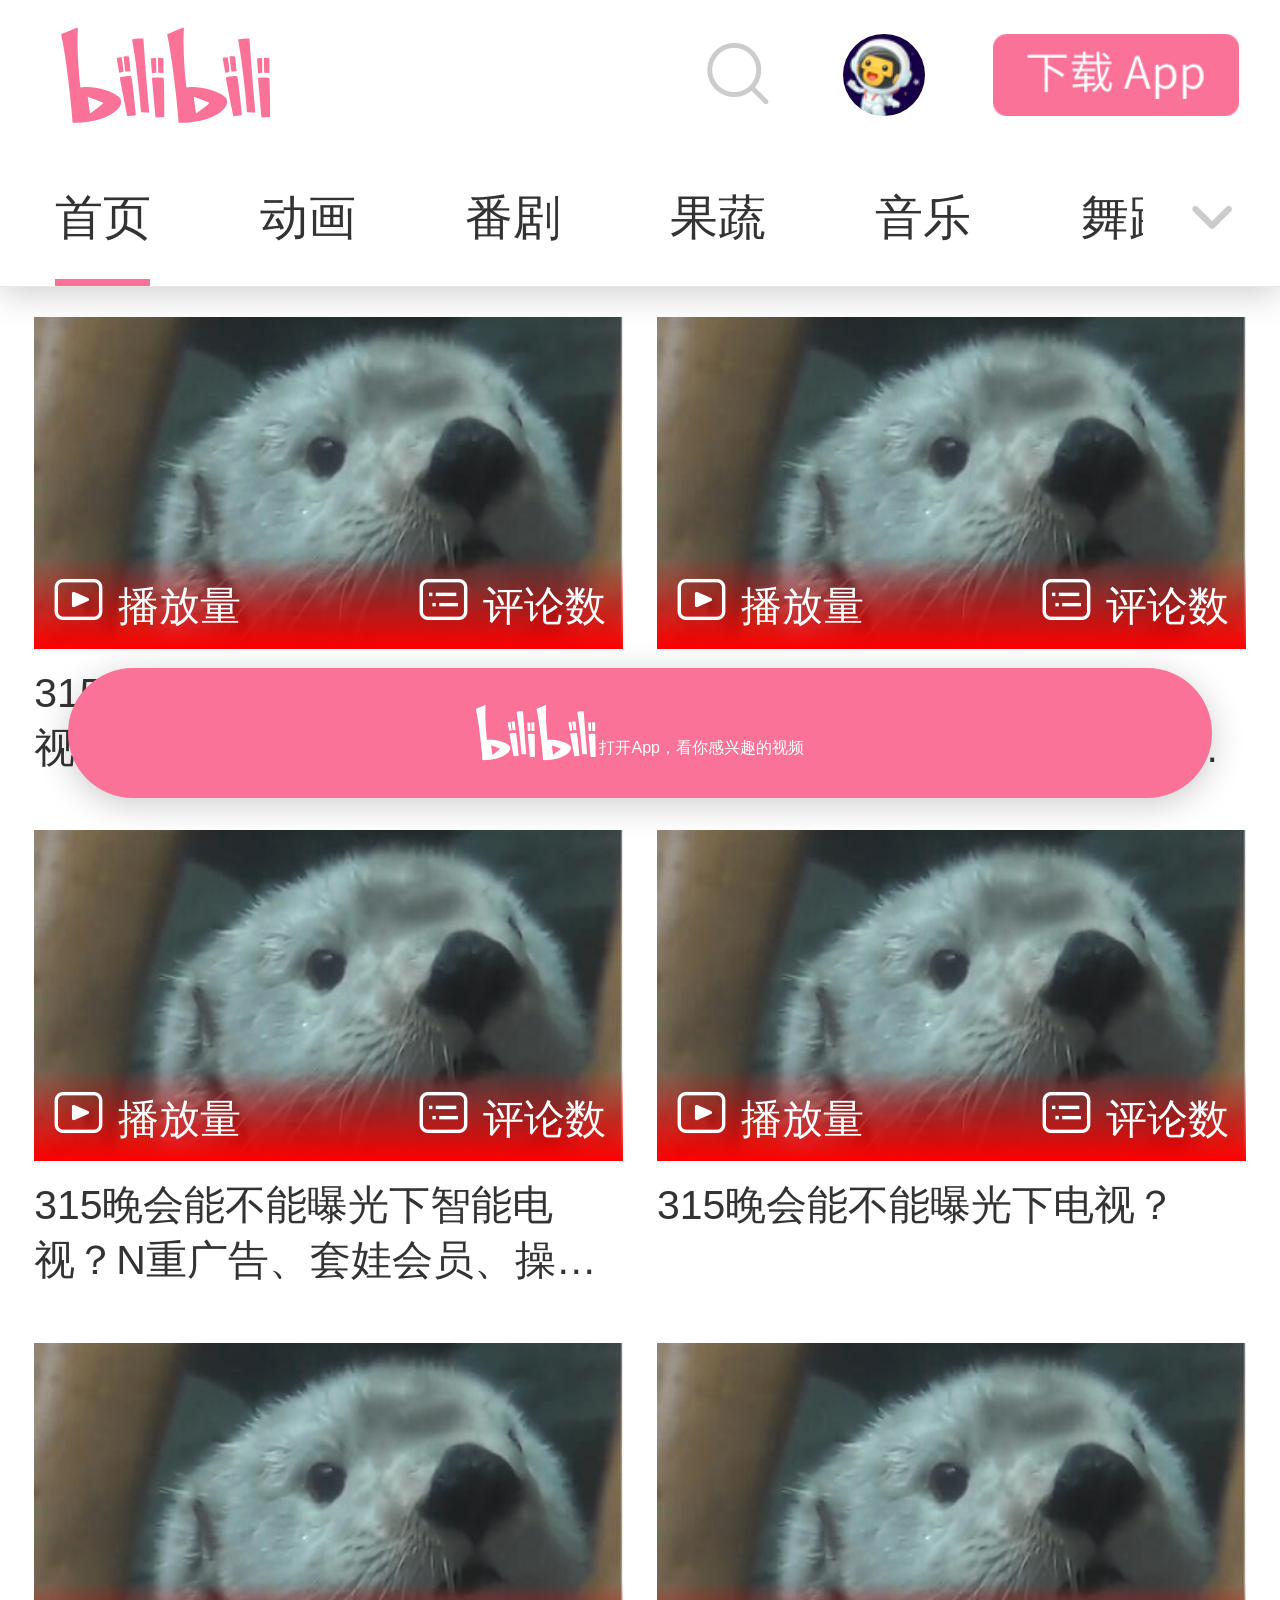
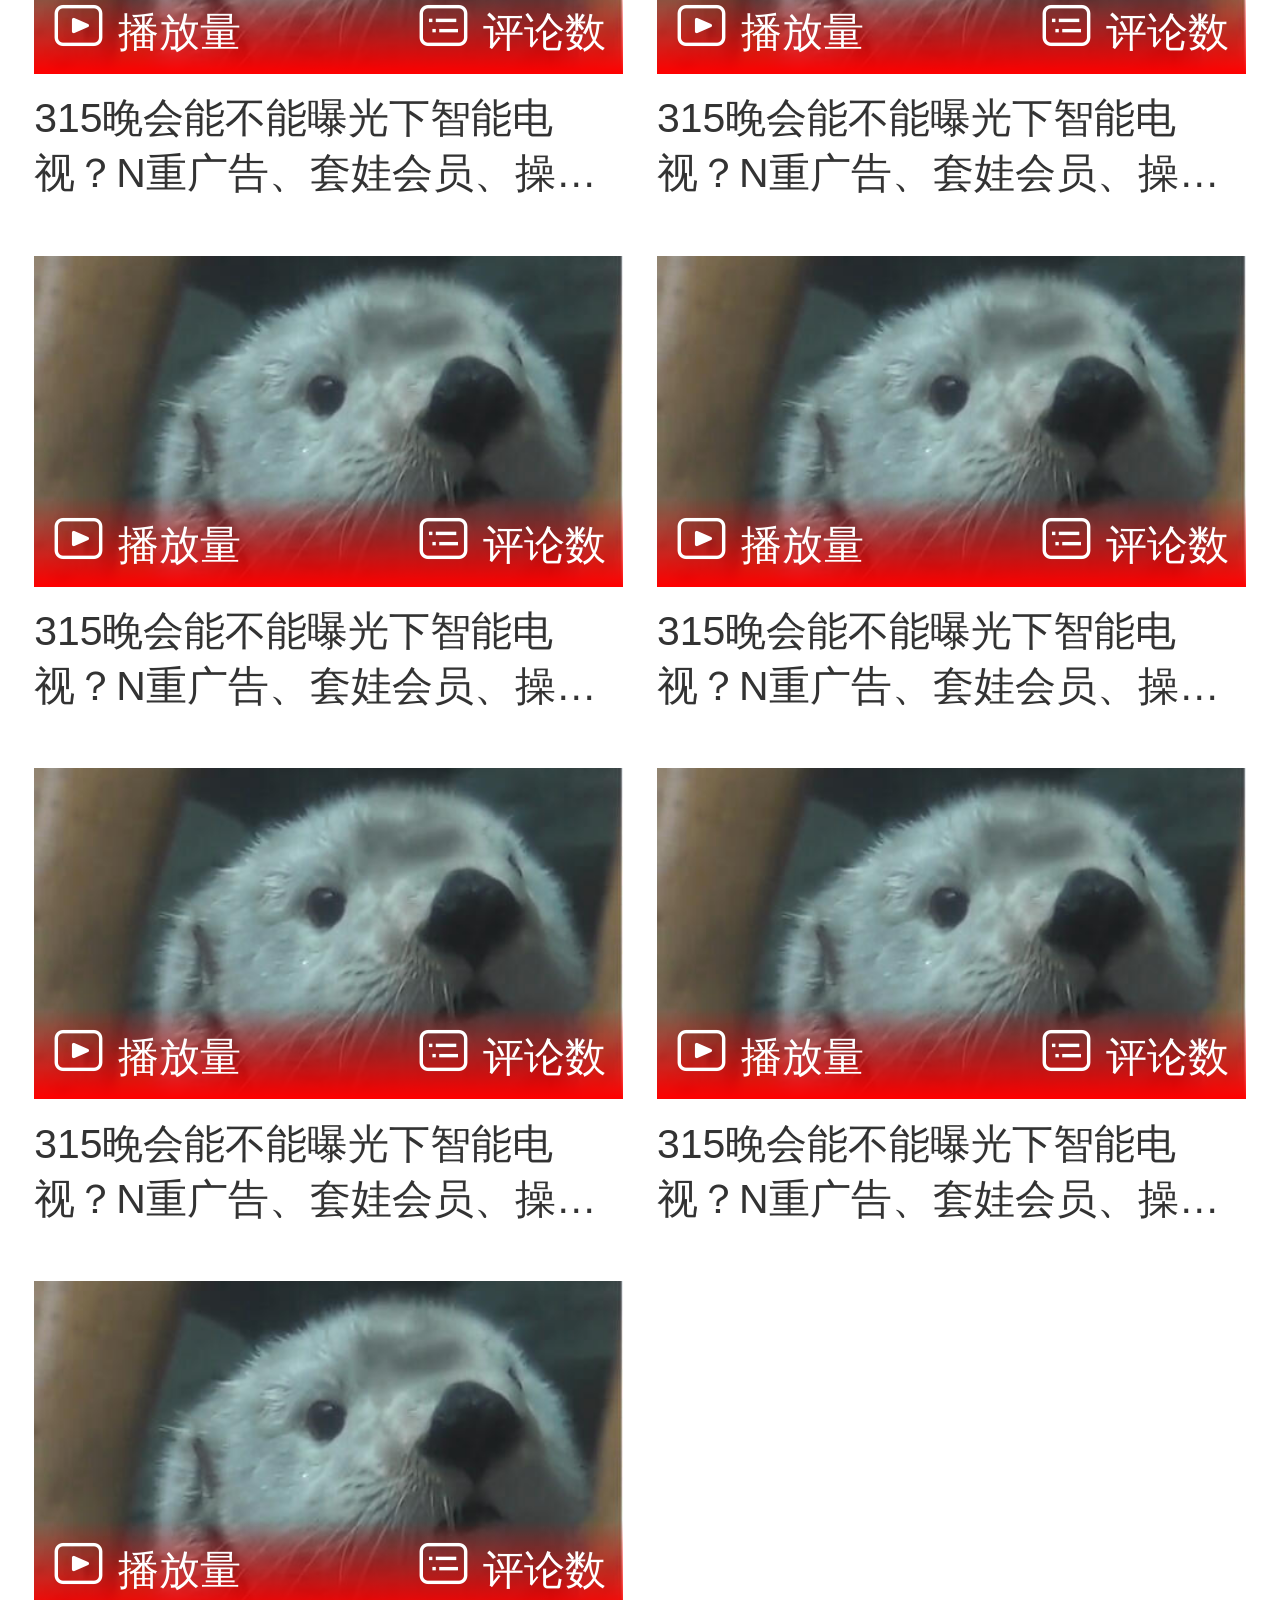
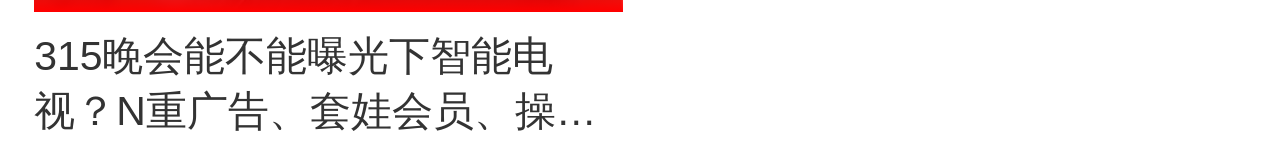
<file: bilibili/index.html>
<!DOCTYPE html>
<html lang="en">

<head>
  <meta charset="UTF-8">
  <meta http-equiv="X-UA-Compatible" content="IE=edge">
  <meta name="viewport" content="width=device-width, initial-scale=1.0">
  <title>bilibili-干杯~~~</title>
  <!-- 引入favicon图标 -->
  <link rel="shortcut icon" href="favicon.ico" type="image/x-icon">
  <!-- 引入css文件 -->
  <link rel="stylesheet" href="./css/index.css">
  <!-- 引入字体图标文件 -->
  <link rel="stylesheet" href="./fonts/iconfont.css">
</head>

<body>
  <!-- 头部模块 -->
  <header class="suspension">
    <div class="m-navbar">
      <!-- logo -->
      <a href="#" class="logo">
        <i class="iconfont Navbar_logo"></i>
      </a>
      <!-- 右侧 -->
      <div class="right">
        <a href="#" class="search">
          <i class="iconfont ic_search_tab"></i>
        </a>
        <a href="#" class="face">
          <img src="./images/login.png" alt="">
        </a>
        <div class="app-btn">
          <img src="./images/download.png" alt="">
        </div>
      </div>
    </div>
    <div class="channel-menu">
      <div class="tabs">
        <!-- 很宽的盒子 -->
        <div class="tabs-list">
          <a href="#">首页</a>
          <a href="#">动画</a>
          <a href="#">番剧</a>
          <a href="#">果蔬</a>
          <a href="#">音乐</a>
          <a href="#">舞蹈</a>
          <a href="#">鬼畜</a>
          <a href="#">吹鬼</a>
          <!-- 红色线 -->
          <div class="line"></div>
        </div>
      </div>
      <div class="after">
        <i class="iconfont general_pulldown_s"></i>
      </div>
    </div>
  </header>

  <!-- 主体部分 -->
  <div class="m-home">
    <div class="video-list">
      <a href="#" class="video-item">
        <div class="card">
          <img src="./images/dog.jpg@480w_270h_1c" alt="">
          <!-- 播放量 -->
          <div class="count">
            <span>
              <i class="iconfont icon_shipin_bofangshu"></i>
              播放量
            </span>
            <span>
              <i class="iconfont icon_shipin_danmushu"></i>
              评论数
            </span>
          </div>
        </div>
        <p class="title ellipsis-2">
          315晚会能不能曝光下智能电视？N重广告、套娃会员、操作反人类，当代年轻人是怎么被智能电视逼疯的？【商业B面&牛顿】
        </p>
      </a>
      <a href="#" class="video-item">
        <div class="card">
          <img src="./images/dog.jpg@480w_270h_1c" alt="">
          <!-- 播放量 -->
          <div class="count">
            <span>
              <i class="iconfont icon_shipin_bofangshu"></i>
              播放量
            </span>
            <span>
              <i class="iconfont icon_shipin_danmushu"></i>
              评论数
            </span>
          </div>
        </div>
        <p class="title ellipsis-2">
          315晚会能不能曝光下智能电视？N重广告、套娃会员、操作反人类，当代年轻人是怎么被智能电视逼疯的？【商业B面&牛顿】
        </p>
      </a>
      <a href="#" class="video-item">
        <div class="card">
          <img src="./images/dog.jpg@480w_270h_1c" alt="">
          <!-- 播放量 -->
          <div class="count">
            <span>
              <i class="iconfont icon_shipin_bofangshu"></i>
              播放量
            </span>
            <span>
              <i class="iconfont icon_shipin_danmushu"></i>
              评论数
            </span>
          </div>
        </div>
        <p class="title ellipsis-2">
          315晚会能不能曝光下智能电视？N重广告、套娃会员、操作反人类，当代年轻人是怎么被智能电视逼疯的？【商业B面&牛顿】
        </p>
      </a>
      <a href="#" class="video-item">
        <div class="card">
          <img src="./images/dog.jpg@480w_270h_1c" alt="">
          <!-- 播放量 -->
          <div class="count">
            <span>
              <i class="iconfont icon_shipin_bofangshu"></i>
              播放量
            </span>
            <span>
              <i class="iconfont icon_shipin_danmushu"></i>
              评论数
            </span>
          </div>
        </div>
        <p class="title ellipsis-2">
          315晚会能不能曝光下电视？
        </p>
      </a>
      <a href="#" class="video-item">
        <div class="card">
          <img src="./images/dog.jpg@480w_270h_1c" alt="">
          <!-- 播放量 -->
          <div class="count">
            <span>
              <i class="iconfont icon_shipin_bofangshu"></i>
              播放量
            </span>
            <span>
              <i class="iconfont icon_shipin_danmushu"></i>
              评论数
            </span>
          </div>
        </div>
        <p class="title ellipsis-2">
          315晚会能不能曝光下智能电视？N重广告、套娃会员、操作反人类，当代年轻人是怎么被智能电视逼疯的？【商业B面&牛顿】
        </p>
      </a>
      <a href="#" class="video-item">
        <div class="card">
          <img src="./images/dog.jpg@480w_270h_1c" alt="">
          <!-- 播放量 -->
          <div class="count">
            <span>
              <i class="iconfont icon_shipin_bofangshu"></i>
              播放量
            </span>
            <span>
              <i class="iconfont icon_shipin_danmushu"></i>
              评论数
            </span>
          </div>
        </div>
        <p class="title ellipsis-2">
          315晚会能不能曝光下智能电视？N重广告、套娃会员、操作反人类，当代年轻人是怎么被智能电视逼疯的？【商业B面&牛顿】
        </p>
      </a>
      <a href="#" class="video-item">
        <div class="card">
          <img src="./images/dog.jpg@480w_270h_1c" alt="">
          <!-- 播放量 -->
          <div class="count">
            <span>
              <i class="iconfont icon_shipin_bofangshu"></i>
              播放量
            </span>
            <span>
              <i class="iconfont icon_shipin_danmushu"></i>
              评论数
            </span>
          </div>
        </div>
        <p class="title ellipsis-2">
          315晚会能不能曝光下智能电视？N重广告、套娃会员、操作反人类，当代年轻人是怎么被智能电视逼疯的？【商业B面&牛顿】
        </p>
      </a>
      <a href="#" class="video-item">
        <div class="card">
          <img src="./images/dog.jpg@480w_270h_1c" alt="">
          <!-- 播放量 -->
          <div class="count">
            <span>
              <i class="iconfont icon_shipin_bofangshu"></i>
              播放量
            </span>
            <span>
              <i class="iconfont icon_shipin_danmushu"></i>
              评论数
            </span>
          </div>
        </div>
        <p class="title ellipsis-2">
          315晚会能不能曝光下智能电视？N重广告、套娃会员、操作反人类，当代年轻人是怎么被智能电视逼疯的？【商业B面&牛顿】
        </p>
      </a>
      <a href="#" class="video-item">
        <div class="card">
          <img src="./images/dog.jpg@480w_270h_1c" alt="">
          <!-- 播放量 -->
          <div class="count">
            <span>
              <i class="iconfont icon_shipin_bofangshu"></i>
              播放量
            </span>
            <span>
              <i class="iconfont icon_shipin_danmushu"></i>
              评论数
            </span>
          </div>
        </div>
        <p class="title ellipsis-2">
          315晚会能不能曝光下智能电视？N重广告、套娃会员、操作反人类，当代年轻人是怎么被智能电视逼疯的？【商业B面&牛顿】
        </p>
      </a>
      <a href="#" class="video-item">
        <div class="card">
          <img src="./images/dog.jpg@480w_270h_1c" alt="">
          <!-- 播放量 -->
          <div class="count">
            <span>
              <i class="iconfont icon_shipin_bofangshu"></i>
              播放量
            </span>
            <span>
              <i class="iconfont icon_shipin_danmushu"></i>
              评论数
            </span>
          </div>
        </div>
        <p class="title ellipsis-2">
          315晚会能不能曝光下智能电视？N重广告、套娃会员、操作反人类，当代年轻人是怎么被智能电视逼疯的？【商业B面&牛顿】
        </p>
      </a>
      <a href="#" class="video-item">
        <div class="card">
          <img src="./images/dog.jpg@480w_270h_1c" alt="">
          <!-- 播放量 -->
          <div class="count">
            <span>
              <i class="iconfont icon_shipin_bofangshu"></i>
              播放量
            </span>
            <span>
              <i class="iconfont icon_shipin_danmushu"></i>
              评论数
            </span>
          </div>
        </div>
        <p class="title ellipsis-2">
          315晚会能不能曝光下智能电视？N重广告、套娃会员、操作反人类，当代年轻人是怎么被智能电视逼疯的？【商业B面&牛顿】
        </p>
      </a>
    </div>
  </div>

  <!-- 底部模块 -->
  <footer class="app">
    <div class="btn-app">
      <i class="iconfont Navbar_logo"></i>
      打开App，看你感兴趣的视频
    </div>
  </footer>
</body>

</html>
</file>
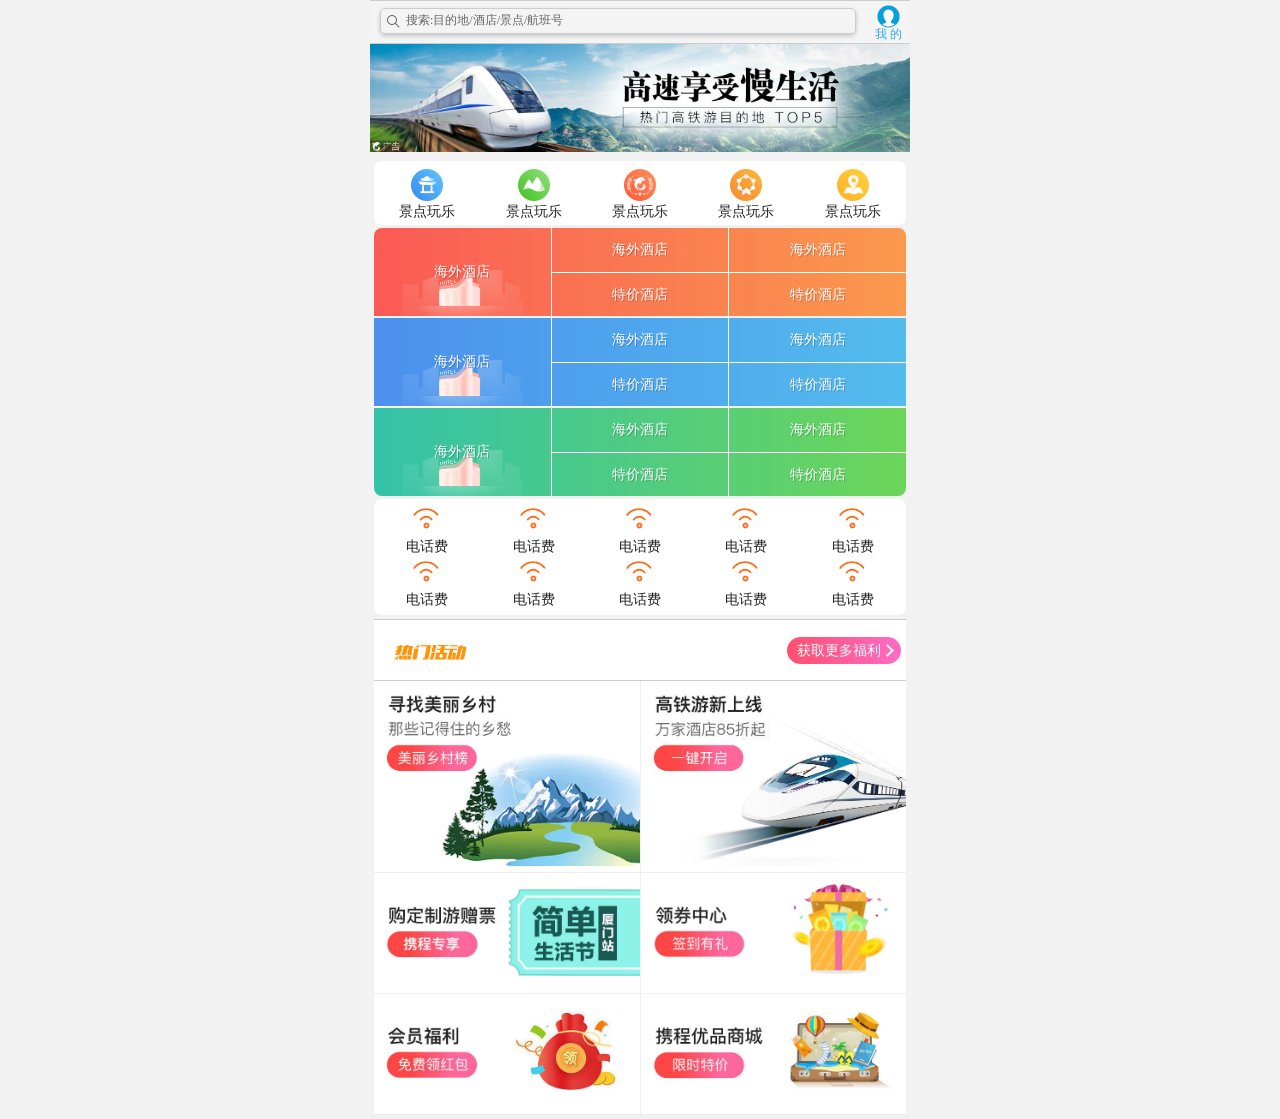
<file: ctrip/index.html>
<!DOCTYPE html>
<html lang="en">

<head>
  <meta charset="UTF-8">
  <meta name="viewport" content="width=device-width, initial-scale=1.0">
  <title>携程在手, 说走就走</title>
  <link rel="stylesheet" href="css/normalize.css">
  <link rel="stylesheet" href="css/index.css">
</head>

<body>
  <!-- 顶部搜索 -->
  <div class="search-index">
    <div class="search">搜索:目的地/酒店/景点/航班号</div>
    <a href="#" class="user">我 的</a>
  </div>
  <div class="focus">
    <img src="upload/focus.jpg" alt="">
  </div>
  <!-- 局部导航栏 -->
  <ul class="local-nav">
    <li>
      <a href="#" title="景点玩乐">
        <span class="local-nav-icon-icon1"></span>
        <span>景点玩乐</span>
      </a>
    </li>
    <li>
      <a href="#" title="景点玩乐">
        <span class="local-nav-icon-icon2"></span>
        <span>景点玩乐</span>
      </a>
    </li>
    <li>
      <a href="#" title="景点玩乐">
        <span class="local-nav-icon-icon3"></span>
        <span>景点玩乐</span>
      </a>
    </li>
    <li>
      <a href="#" title="景点玩乐">
        <span class="local-nav-icon-icon4"></span>
        <span>景点玩乐</span>
      </a>
    </li>
    <li>
      <a href="#" title="景点玩乐">
        <span class="local-nav-icon-icon5"></span>
        <span>景点玩乐</span>
      </a>
    </li>
  </ul>
  <!-- 主导航栏 -->
  <nav>
    <div class="nav-common">
      <div class="nav-items">
        <a href="#">海外酒店</a>
      </div>
      <div class="nav-items">
        <a href="#">海外酒店</a>
        <a href="#">特价酒店</a>
      </div>
      <div class="nav-items">
        <a href="#">海外酒店</a>
        <a href="#">特价酒店</a>
      </div>
    </div>
    <div class="nav-common">
      <div class="nav-items">
        <a href="#">海外酒店</a>
      </div>
      <div class="nav-items">
        <a href="#">海外酒店</a>
        <a href="#">特价酒店</a>
      </div>
      <div class="nav-items">
        <a href="#">海外酒店</a>
        <a href="#">特价酒店</a>
      </div>
    </div>
    <div class="nav-common">
      <div class="nav-items">
        <a href="#">海外酒店</a>
      </div>
      <div class="nav-items">
        <a href="#">海外酒店</a>
        <a href="#">特价酒店</a>
      </div>
      <div class="nav-items">
        <a href="#">海外酒店</a>
        <a href="#">特价酒店</a>
      </div>
    </div>
  </nav>
  <!-- subnav-entry -->
  <ul class="subnav-entry">
    <li>
      <a href="#">
        <span class="subnav-entry-icon"></span>
        <span>电话费</span>
      </a>
    </li>
    <li>
      <a href="#">
        <span class="subnav-entry-icon"></span>
        <span>电话费</span>
      </a>
    </li>
    <li>
      <a href="#">
        <span class="subnav-entry-icon"></span>
        <span>电话费</span>
      </a>
    </li>
    <li>
      <a href="#">
        <span class="subnav-entry-icon"></span>
        <span>电话费</span>
      </a>
    </li>
    <li>
      <a href="#">
        <span class="subnav-entry-icon"></span>
        <span>电话费</span>
      </a>
    </li>
    <li>
      <a href="#">
        <span class="subnav-entry-icon"></span>
        <span>电话费</span>
      </a>
    </li>
    <li>
      <a href="#">
        <span class="subnav-entry-icon"></span>
        <span>电话费</span>
      </a>
    </li>
    <li>
      <a href="#">
        <span class="subnav-entry-icon"></span>
        <span>电话费</span>
      </a>
    </li>
    <li>
      <a href="#">
        <span class="subnav-entry-icon"></span>
        <span>电话费</span>
      </a>
    </li>
    <li>
      <a href="#">
        <span class="subnav-entry-icon"></span>
        <span>电话费</span>
      </a>
    </li>
  </ul>
  <!-- 销售模块 -->
  <div class="sales-box">
    <div class="sales-hd">
      <h2>热门活动</h2>
      <a href="#" class="more">获取更多福利</a>
    </div>
    <div class="sales-bd">
      <div class="row">
        <a href="#"><img src="upload/pic1.jpg" alt=""></a>
        <a href="#"><img src="upload/pic2.jpg" alt=""></a>
      </div>
      <div class="row">
        <a href="#"><img src="upload/pic3.jpg" alt=""></a>
        <a href="#"><img src="upload/pic4.jpg" alt=""></a>
      </div>
      <div class="row">
        <a href="#"><img src="upload/pic5.jpg" alt=""></a>
        <a href="#"><img src="upload/pic6.jpg" alt=""></a>
      </div>
    </div>
  </div>
</body>

</html>
</file>
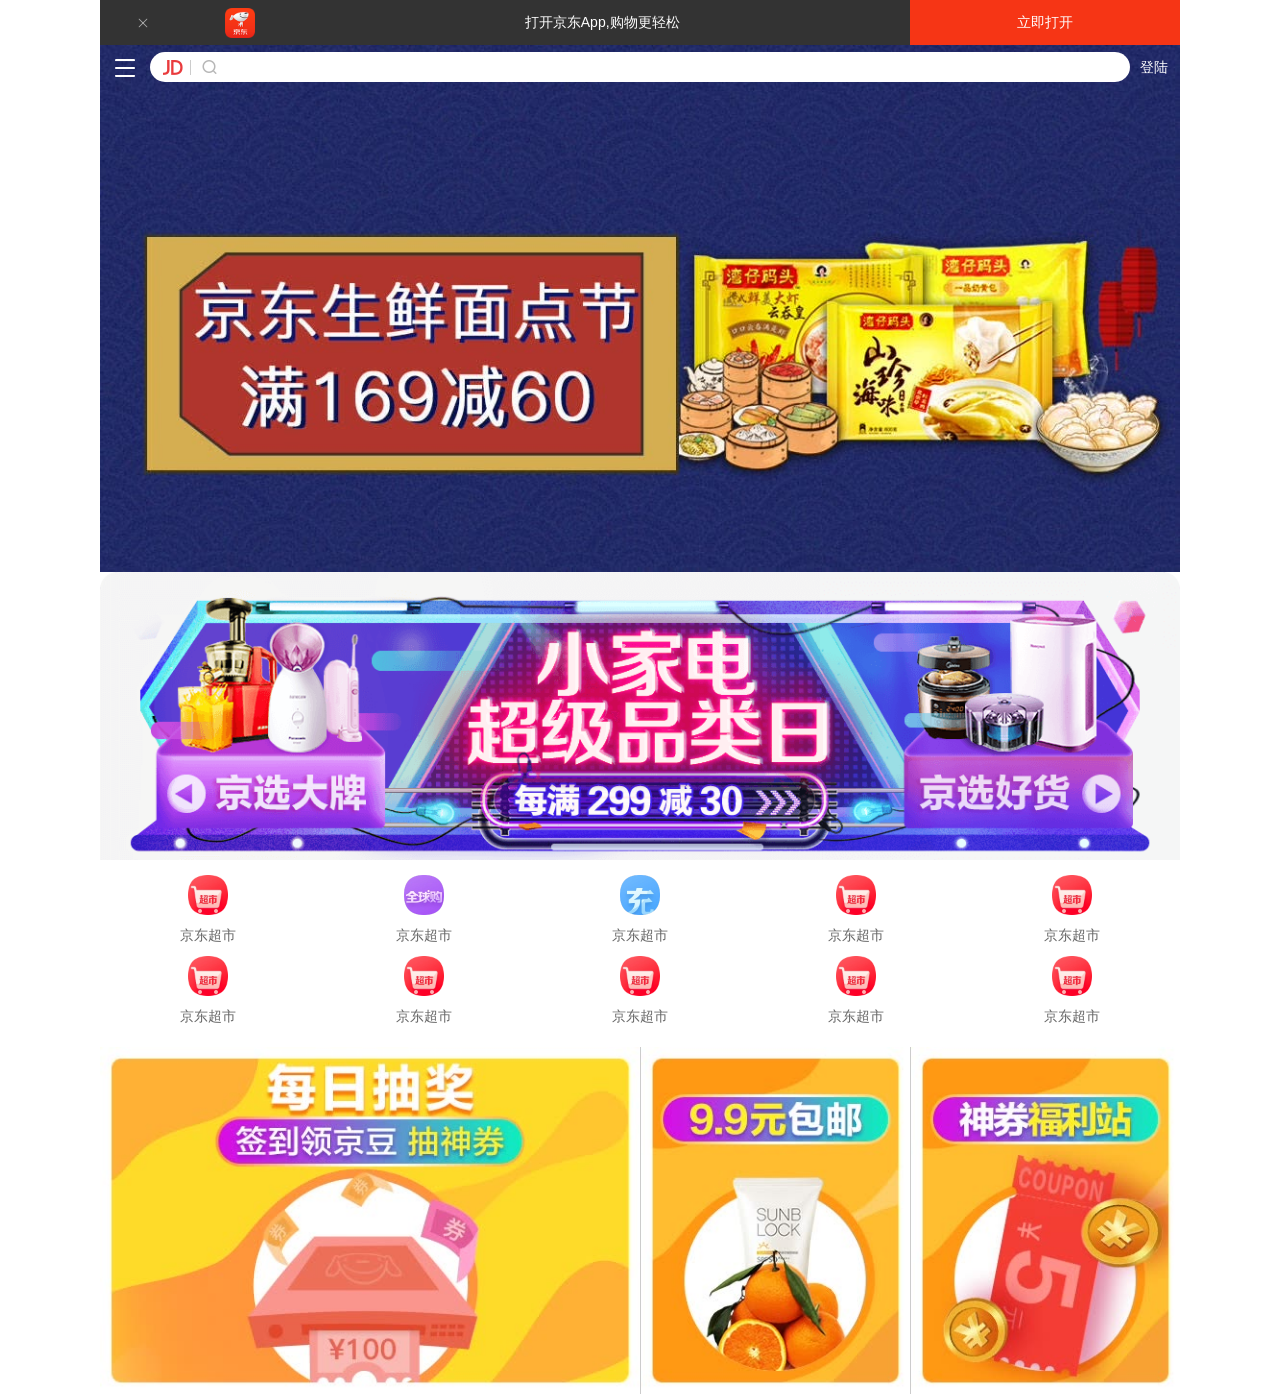
<file: jd/index.html>
<!DOCTYPE html>
<html lang="en">

<head>
  <meta charset="UTF-8">
  <meta name="viewport" content="width=device-width, initial-scale=1.0, maximum-scale=1.0, user-scalable=0">
  <!-- 引入css初始化文件 -->
  <link rel="stylesheet" href="css/normalize.css">
  <link rel="stylesheet" href="css/index.css">
  <title>JD</title>
</head>

<body>
  <!-- 顶部 start -->
  <header class="app">
    <ul>
      <li><img src="images/close.png" alt=""></li>
      <li><img src="images/logo.png" alt=""></li>
      <li>打开京东App,购物更轻松</li>
      <li>立即打开</li>
    </ul>
  </header>
  <!-- 顶部 end -->
  <!-- 搜索 start  -->
  <div class="search-wrap">
    <div class="search-btn"></div>
    <div class="search">
      <div class="jd-icon"></div>
      <div class="sou"></div>
    </div>
    <div class="search-login">登陆</div>
  </div>
  <!-- 搜索 end  -->
  <!-- 主体内容 -->
  <div class="main-content">
    <div class="slider">
      <img src="upload/banner.dpg" alt="">
    </div>
    <!-- 品牌日 -->
    <div class="brand">
      <div><img src="upload/pic11.dpg" alt=""></div>
      <div><img src="upload/pic22.dpg" alt=""></div>
      <div><img src="upload/pic33.dpg" alt=""></div>
    </div>
    <!-- 导航栏 -->
    <nav class="clearfix">
      <a href="#">
        <img src="upload/nav1.webp" alt="">
        <span>京东超市</span>
      </a>
      <a href="#">
        <img src="upload/nav2.webp" alt="">
        <span>京东超市</span>
      </a>
      <a href="#">
        <img src="upload/nav3.webp" alt="">
        <span>京东超市</span>
      </a>
      <a href="#">
        <img src="upload/nav1.webp" alt="">
        <span>京东超市</span>
      </a>
      <a href="#">
        <img src="upload/nav1.webp" alt="">
        <span>京东超市</span>
      </a>
      <a href="#">
        <img src="upload/nav1.webp" alt="">
        <span>京东超市</span>
      </a>
      <a href="#">
        <img src="upload/nav1.webp" alt="">
        <span>京东超市</span>
      </a>
      <a href="#">
        <img src="upload/nav1.webp" alt="">
        <span>京东超市</span>
      </a>
      <a href="#">
        <img src="upload/nav1.webp" alt="">
        <span>京东超市</span>
      </a>
      <a href="#">
        <img src="upload/nav1.webp" alt="">
        <span>京东超市</span>
      </a>
    </nav>
    <!-- 新闻模块 -->
    <div class="news clearfix">
      <a href="#">
        <img src="upload/new1.dpg" alt="">
      </a>
      <a href="#">
        <img src="upload/new2.dpg" alt="">
      </a>
      <a href="#">
        <img src="upload/new3.dpg" alt="">
      </a>
    </div>
  </div>
</body>

</html>
</file>
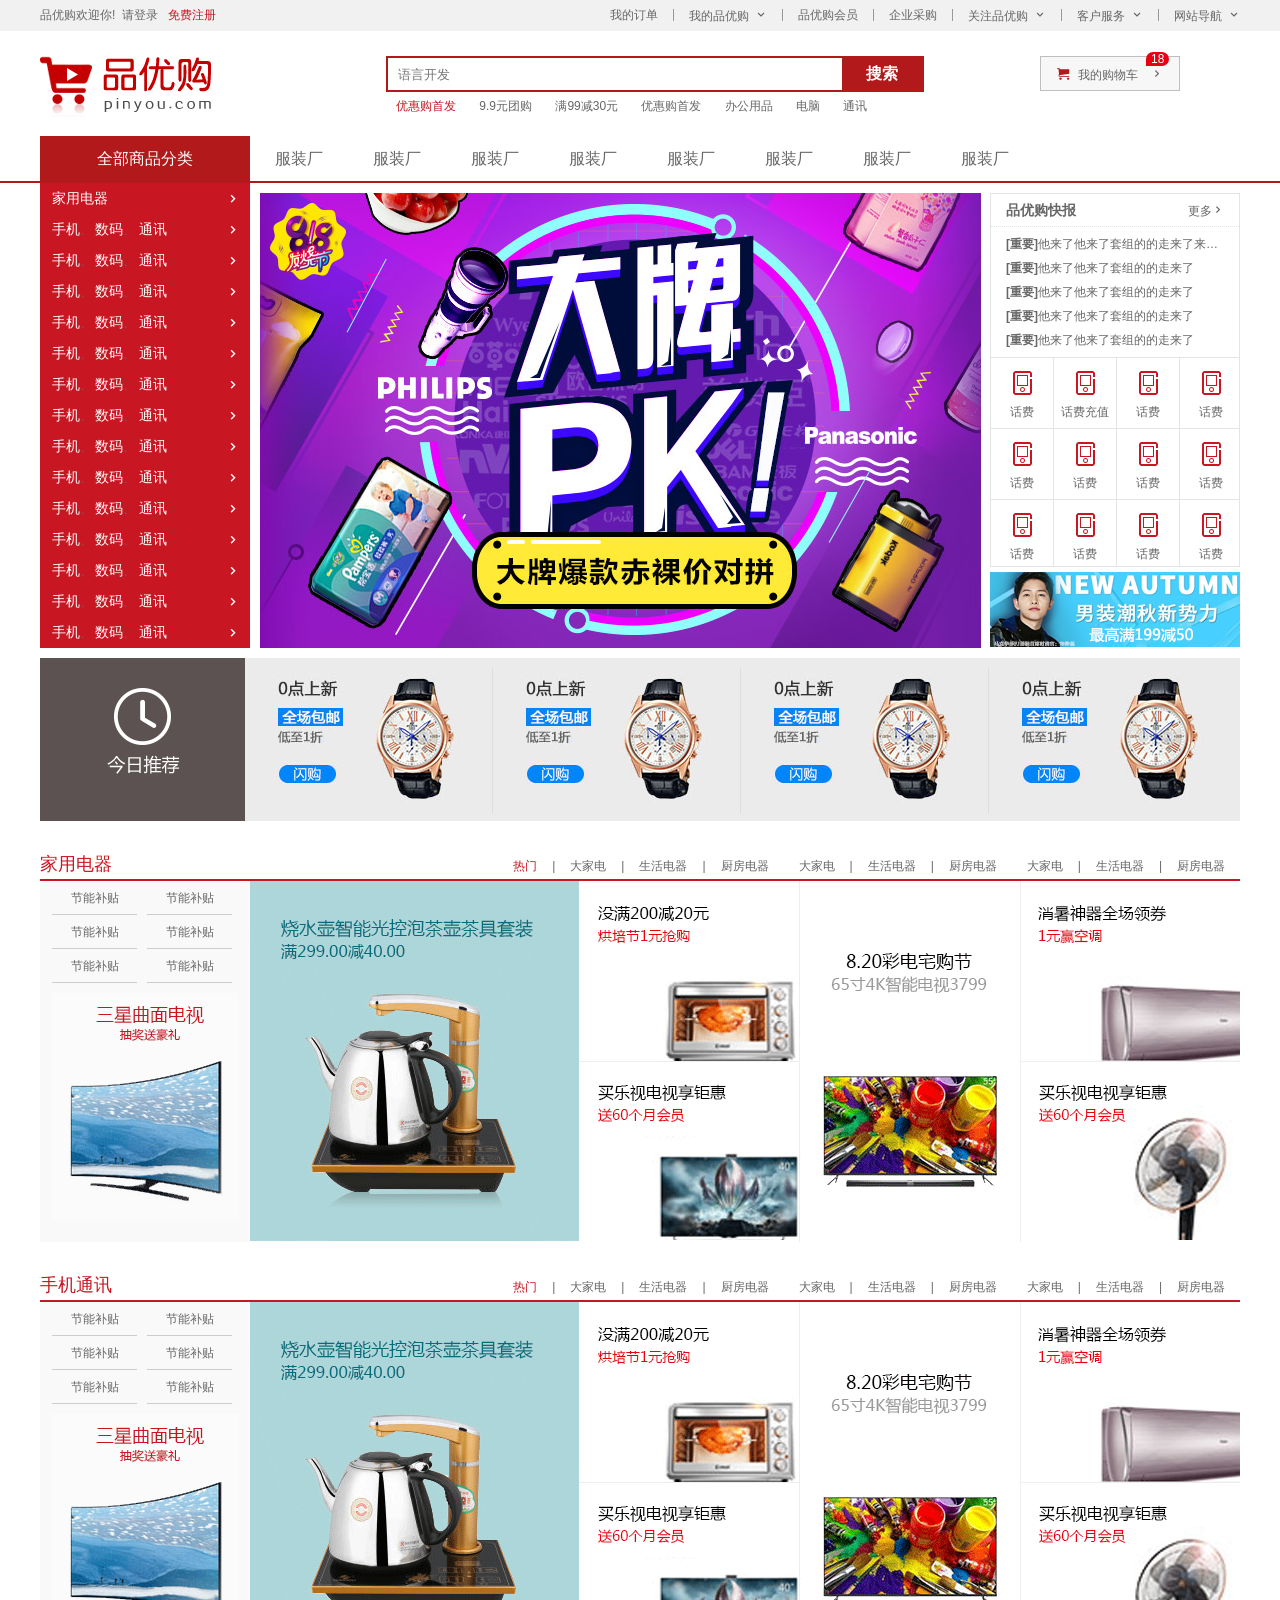
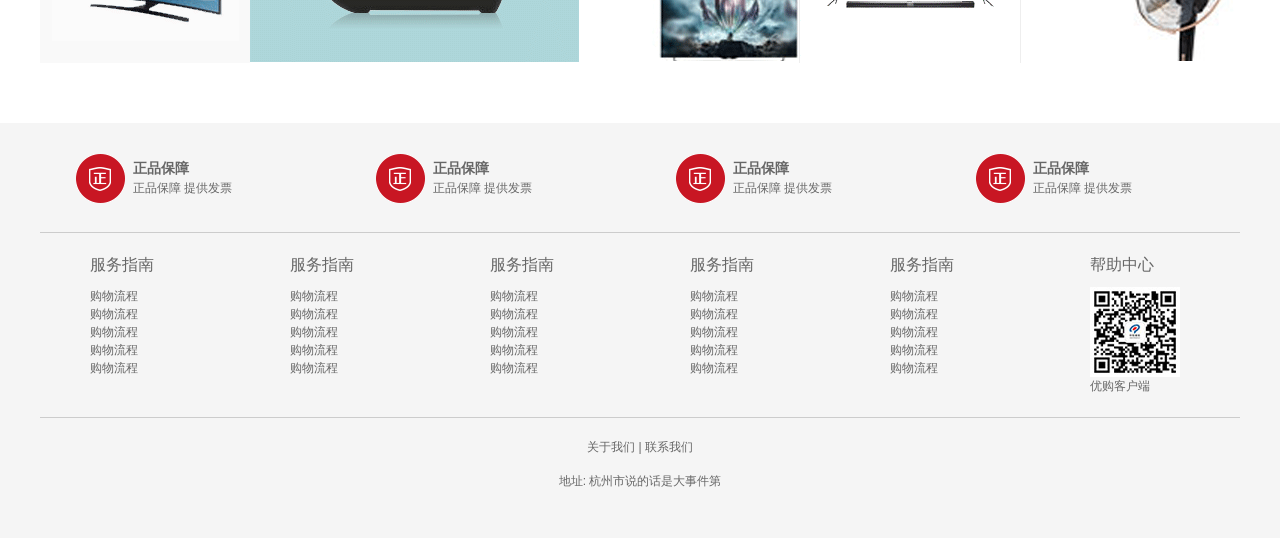
<file: shoping/index.html>
<!DOCTYPE html>
<html lang="zh-CN">

<head>
  <meta charset="UTF-8">
  <meta name="viewport" content="width=device-width, initial-scale=1.0">
  <title>品优购-综合网购商城</title>
  <meta name="keywords" content="网上购物,网上商城,家电,手机,电脑,服装,居家,母婴,美妆,个护,食品,生鲜">
  <meta name="description"
    content="品优购-专业的综合网上购物商城，为您提供正品低价的购物选择、优质便捷的服务体验。商品来自全球数十万品牌商家，囊括家电、手机、电脑、服装、居家、母婴、美妆、个护、食品、生鲜等丰富品类，满足各种购物需求。">
  <link rel="shortcut icon" href="favicon.ico">
  <link rel="stylesheet" href="css/base.css">
  <link rel="stylesheet" href="css/common.css">
  <link rel="stylesheet" href="css/index.css">
</head>

<body>
  <!-- 快捷导航start -->
  <section class="shortcut">
    <div class="w">
      <div class="fl">
        <ul>
          <li>品优购欢迎你! &nbsp; </li>
          <li>
            <a href="#">请登录</a> &nbsp;
            <a href="#" class="style_red">免费注册</a>
          </li>
        </ul>
      </div>
      <div class="fr">
        <ul>
          <li>我的订单</li>
          <li></li>
          <li class="arrow-icon">我的品优购</li>
          <li></li>
          <li>品优购会员</li>
          <li></li>
          <li>企业采购</li>
          <li></li>
          <li class="arrow-icon">关注品优购</li>
          <li></li>
          <li class="arrow-icon">客户服务</li>
          <li></li>
          <li class="arrow-icon">网站导航</li>
        </ul>
      </div>
    </div>
  </section>
  <!-- 快捷导航end -->
  <!-- header头部模块start -->
  <header class="header w">
    <div class="logo">
      <h1>
        <a href="index.html" title="品优购商城">品优购商城</a>
      </h1>
    </div>
    <div class="search">
      <input type="search" name="" id="" placeholder="语言开发">
      <button>搜索</button>
    </div>
    <div class="hotwords">
      <a href="#" class="style_red">优惠购首发</a>
      <a href="#">9.9元团购</a>
      <a href="#">满99减30元</a>
      <a href="#">优惠购首发</a>
      <a href="#">办公用品</a>
      <a href="#">电脑</a>
      <a href="#">通讯</a>
    </div>
    <div class="shopcar">
      <span>我的购物车</span>
      <i class="count">18</i>
    </div>
  </header>
  <!-- header头部模块end -->
  <!-- nav导航模块start -->
  <nav class="nav">
    <div class="w">
      <div class="dropdown fl">
        <div class="dt">全部商品分类</div>
        <div class="dd">
          <ul>
            <li>
              <a href="#">家用电器</a>
            </li>
            <li>
              <a href="#">手机</a>、
              <a href="#">数码</a>、
              <a href="#">通讯</a>
            </li>
            <li>
              <a href="#">手机</a>、
              <a href="#">数码</a>、
              <a href="#">通讯</a>
            </li>
            <li>
              <a href="#">手机</a>、
              <a href="#">数码</a>、
              <a href="#">通讯</a>
            </li>
            <li>
              <a href="#">手机</a>、
              <a href="#">数码</a>、
              <a href="#">通讯</a>
            </li>
            <li>
              <a href="#">手机</a>、
              <a href="#">数码</a>、
              <a href="#">通讯</a>
            </li>
            <li>
              <a href="#">手机</a>、
              <a href="#">数码</a>、
              <a href="#">通讯</a>
            </li>
            <li>
              <a href="#">手机</a>、
              <a href="#">数码</a>、
              <a href="#">通讯</a>
            </li>
            <li>
              <a href="#">手机</a>、
              <a href="#">数码</a>、
              <a href="#">通讯</a>
            </li>
            <li>
              <a href="#">手机</a>、
              <a href="#">数码</a>、
              <a href="#">通讯</a>
            </li>
            <li>
              <a href="#">手机</a>、
              <a href="#">数码</a>、
              <a href="#">通讯</a>
            </li>
            <li>
              <a href="#">手机</a>、
              <a href="#">数码</a>、
              <a href="#">通讯</a>
            </li>
            <li>
              <a href="#">手机</a>、
              <a href="#">数码</a>、
              <a href="#">通讯</a>
            </li>
            <li>
              <a href="#">手机</a>、
              <a href="#">数码</a>、
              <a href="#">通讯</a>
            </li>
            <li>
              <a href="#">手机</a>、
              <a href="#">数码</a>、
              <a href="#">通讯</a>
            </li>
            <li>
              <a href="#">手机</a>、
              <a href="#">数码</a>、
              <a href="#">通讯</a>
            </li>
            <li>
              <a href="#">手机</a>、
              <a href="#">数码</a>、
              <a href="#">通讯</a>
            </li>
            <li>
              <a href="#">手机</a>、
              <a href="#">数码</a>、
              <a href="#">通讯</a>
            </li>
            <li>
              <a href="#">手机</a>、
              <a href="#">数码</a>、
              <a href="#">通讯</a>
            </li>
          </ul>
        </div>
      </div>
      <div class="navitems fl">
        <ul>
          <li><a href="#">服装厂</a></li>
          <li><a href="#">服装厂</a></li>
          <li><a href="#">服装厂</a></li>
          <li><a href="#">服装厂</a></li>
          <li><a href="#">服装厂</a></li>
          <li><a href="#">服装厂</a></li>
          <li><a href="#">服装厂</a></li>
          <li><a href="#">服装厂</a></li>
        </ul>
      </div>
    </div>
  </nav>
  <!-- nav导航模块end -->
  <!-- 首页专有的模块 main start -->
  <div class="w">
    <div class="main">
      <div class="focus fl">
        <ul>
          <li>
            <img src="upload/focus1.png" alt="">
          </li>
        </ul>
      </div>
      <div class="newsflash fr">
        <div class="news">
          <div class="news-hd">
            <h5>品优购快报</h5>
            <a href="#" class="more">更多</a>
          </div>
          <div class="new-bd">
            <ul>
              <li><a href="#"><strong>[重要]</strong>他来了他来了套组的的走来了来了他来了套组的的走来了</a></li>
              <li><a href="#"><strong>[重要]</strong>他来了他来了套组的的走来了</a></li>
              <li><a href="#"><strong>[重要]</strong>他来了他来了套组的的走来了</a></li>
              <li><a href="#"><strong>[重要]</strong>他来了他来了套组的的走来了</a></li>
              <li><a href="#"><strong>[重要]</strong>他来了他来了套组的的走来了</a></li>
            </ul>
          </div>
        </div>
        <div class="lifeservice">
          <ul>
            <li>
              <i></i>
              <p>话费</p>
            </li>
            <li>
              <i></i>
              <p>话费充值</p>
            </li>
            <li>
              <i></i>
              <p>话费</p>
            </li>
            <li>
              <i></i>
              <p>话费</p>
            </li>
            <li>
              <i></i>
              <p>话费</p>
            </li>
            <li>
              <i></i>
              <p>话费</p>
            </li>
            <li>
              <i></i>
              <p>话费</p>
            </li>
            <li>
              <i></i>
              <p>话费</p>
            </li>
            <li>
              <i></i>
              <p>话费</p>
            </li>
            <li>
              <i></i>
              <p>话费</p>
            </li>
            <li>
              <i></i>
              <p>话费</p>
            </li>
            <li>
              <i></i>
              <p>话费</p>
            </li>
          </ul>
        </div>
        <div class="bargain">
          <img src="upload/bargain.png" alt="">
        </div>
      </div>
    </div>
  </div>
  <!-- 首页专有的模块 main end -->
  <!-- 推荐模块 start -->
  <section class="recom w">
    <div class="recom_hd">
      <img src="images/recom.png" alt="">
    </div>
    <div class="recom_bd">
      <ul>
        <li><img src="upload/recom_03.jpg" alt=""></li>
        <li><img src="upload/recom_03.jpg" alt=""></li>
        <li><img src="upload/recom_03.jpg" alt=""></li>
        <li><img src="upload/recom_03.jpg" alt=""></li>
      </ul>
    </div>
  </section>
  <!-- 推荐模块 end -->
  <!-- 楼层区域制作 start -->
  <section class="floor">
    <!-- 1楼家用电器 -->
    <div class="w jiadian">
      <div class="box_hd">
        <h3>家用电器</h3>
        <div class="tab_list">
          <ul>
            <li><a href="#" class="style_red">热门</a>|</li>
            <li><a href="#">大家电</a>|</li>
            <li><a href="#">生活电器</a>|</li>
            <li><a href="#">厨房电器</a></li>
            <li><a href="#">大家电</a>|</li>
            <li><a href="#">生活电器</a>|</li>
            <li><a href="#">厨房电器</a></li>
            <li><a href="#">大家电</a>|</li>
            <li><a href="#">生活电器</a>|</li>
            <li><a href="#">厨房电器</a></li>
          </ul>
        </div>
      </div>
      <div class="box_bd">
        <div class="tab_content">
          <div class="tab_list_item">
            <div class="col_210">
              <ul class="clearfix">
                <li><a href="#">节能补贴</a></li>
                <li><a href="#">节能补贴</a></li>
                <li><a href="#">节能补贴</a></li>
                <li><a href="#">节能补贴</a></li>
                <li><a href="#">节能补贴</a></li>
                <li><a href="#">节能补贴</a></li>
              </ul>
              <a href="#"><img src="upload/floor-1-1.png" alt=""></a>
            </div>
            <div class="col_329">
              <a href="#"><img src="upload/floor-1-b01.png" alt=""></a>
            </div>
            <div class="col_221">
              <a href="#" class="bb"><img src="upload/floor-1-2.png" alt=""></a>
              <a href="#"><img src="upload/floor-1-3.png" alt=""></a>
            </div>
            <div class="col_221">
              <a href="#"><img src="upload/floor-1-4.png" alt=""></a>
            </div>
            <div class="col_219">
              <a href="#" class="bb"><img src="upload/floor-1-5.png" alt=""></a>
              <a href="#"><img src="upload/floor-1-6.png" alt=""></a>
            </div>
          </div>
          <div style="display: none;">内容2</div>
        </div>
      </div>
    </div>
    <!-- 2楼手机 -->
    <div class="w shouji">
      <div class="box_hd">
        <h3>手机通讯</h3>
        <div class="tab_list">
          <ul>
            <li><a href="#" class="style_red">热门</a>|</li>
            <li><a href="#">大家电</a>|</li>
            <li><a href="#">生活电器</a>|</li>
            <li><a href="#">厨房电器</a></li>
            <li><a href="#">大家电</a>|</li>
            <li><a href="#">生活电器</a>|</li>
            <li><a href="#">厨房电器</a></li>
            <li><a href="#">大家电</a>|</li>
            <li><a href="#">生活电器</a>|</li>
            <li><a href="#">厨房电器</a></li>
          </ul>
        </div>
      </div>
      <div class="box_bd">
        <div class="tab_content">
          <div class="tab_list_item">
            <div class="col_210">
              <ul class="clearfix">
                <li><a href="#">节能补贴</a></li>
                <li><a href="#">节能补贴</a></li>
                <li><a href="#">节能补贴</a></li>
                <li><a href="#">节能补贴</a></li>
                <li><a href="#">节能补贴</a></li>
                <li><a href="#">节能补贴</a></li>
              </ul>
              <a href="#"><img src="upload/floor-1-1.png" alt=""></a>
            </div>
            <div class="col_329">
              <a href="#"><img src="upload/floor-1-b01.png" alt=""></a>
            </div>
            <div class="col_221">
              <a href="#" class="bb"><img src="upload/floor-1-2.png" alt=""></a>
              <a href="#"><img src="upload/floor-1-3.png" alt=""></a>
            </div>
            <div class="col_221">
              <a href="#"><img src="upload/floor-1-4.png" alt=""></a>
            </div>
            <div class="col_219">
              <a href="#" class="bb"><img src="upload/floor-1-5.png" alt=""></a>
              <a href="#"><img src="upload/floor-1-6.png" alt=""></a>
            </div>
          </div>
          <div style="display: none;">内容2</div>
        </div>
      </div>
    </div>
  </section>
  <!-- 楼层区域制作 end -->
  <!-- footer 模块start -->
  <footer class="footer">
    <div class="w">
      <div class="mod_service">
        <ul>
          <li>
            <h5></h5>
            <div class="service_txt">
              <h4>正品保障</h4>
              <p>正品保障 提供发票</p>
            </div>
          </li>
          <li>
            <h5></h5>
            <div class="service_txt">
              <h4>正品保障</h4>
              <p>正品保障 提供发票</p>
            </div>
          </li>
          <li>
            <h5></h5>
            <div class="service_txt">
              <h4>正品保障</h4>
              <p>正品保障 提供发票</p>
            </div>
          </li>
          <li>
            <h5></h5>
            <div class="service_txt">
              <h4>正品保障</h4>
              <p>正品保障 提供发票</p>
            </div>
          </li>

        </ul>
      </div>
      <div class="mod_help">
        <dl>
          <dt>服务指南</dt>
          <dd><a href="#">购物流程</a></dd>
          <dd><a href="#">购物流程</a></dd>
          <dd><a href="#">购物流程</a></dd>
          <dd><a href="#">购物流程</a></dd>
          <dd><a href="#">购物流程</a></dd>
        </dl>
        <dl>
          <dt>服务指南</dt>
          <dd><a href="#">购物流程</a></dd>
          <dd><a href="#">购物流程</a></dd>
          <dd><a href="#">购物流程</a></dd>
          <dd><a href="#">购物流程</a></dd>
          <dd><a href="#">购物流程</a></dd>
        </dl>
        <dl>
          <dt>服务指南</dt>
          <dd><a href="#">购物流程</a></dd>
          <dd><a href="#">购物流程</a></dd>
          <dd><a href="#">购物流程</a></dd>
          <dd><a href="#">购物流程</a></dd>
          <dd><a href="#">购物流程</a></dd>
        </dl>
        <dl>
          <dt>服务指南</dt>
          <dd><a href="#">购物流程</a></dd>
          <dd><a href="#">购物流程</a></dd>
          <dd><a href="#">购物流程</a></dd>
          <dd><a href="#">购物流程</a></dd>
          <dd><a href="#">购物流程</a></dd>
        </dl>
        <dl>
          <dt>服务指南</dt>
          <dd><a href="#">购物流程</a></dd>
          <dd><a href="#">购物流程</a></dd>
          <dd><a href="#">购物流程</a></dd>
          <dd><a href="#">购物流程</a></dd>
          <dd><a href="#">购物流程</a></dd>
        </dl>
        <dl>
          <dt>帮助中心</dt>
          <dd>
            <img src="images/wx_cz.jpg" alt="">
            <p>优购客户端</p>
          </dd>
        </dl>
      </div>
      <div class="mod_copyright">
        <div class="links">
          关于我们 | 联系我们
        </div>
        <div class="copyright">
          地址: 杭州市说的话是大事件第
        </div>
      </div>
    </div>
  </footer>
  <!-- footer 模块end -->


</body>

</html>
</file>
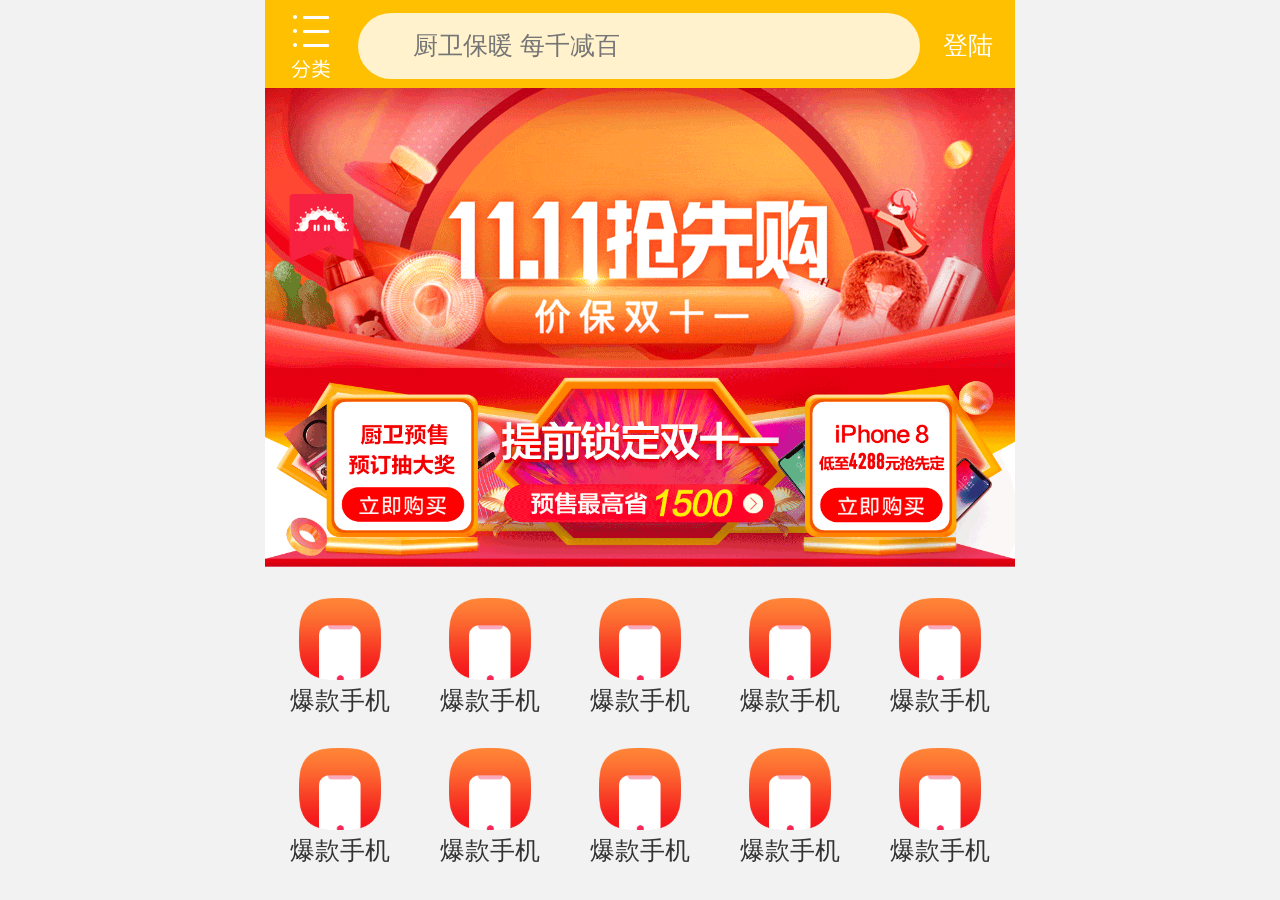
<file: suning/index.html>
<!DOCTYPE html>
<html lang="en">

<head>
  <meta charset="UTF-8">
  <meta name="viewport" content="width=device-width, initial-scale=1.0, maximum-scale=1.0, user-scalable=0" />
  <meta http-equiv="X-UA-Compatible" content="ie=edge">
  <link rel="stylesheet" href="css/normalize.css">
  <link rel="stylesheet" href="css/index.css">
  <title>Document</title>
</head>

<body>
  <!-- 顶部搜索框 -->
  <div class="search-content">
    <a href="#" class="classify"></a>
    <div class="search">
      <form action="">
        <input type="search" value="厨卫保暖 每千减百">
      </form>
    </div>
    <a href="#" class="login">登陆</a>
  </div>
  <!-- banner部分 -->
  <div class="banner">
    <img src="upload/banner.gif" alt="">
  </div>
  <!-- 广告部分 -->
  <div class="ad">
    <a href="#">
      <img src="upload/ad1.gif" alt="">
    </a>
    <a href="#">
      <img src="upload/ad2.gif" alt="">
    </a><a href="#">
      <img src="upload/ad3.gif" alt="">
    </a>
  </div>
  <!-- nav模块 -->
  <nav class="nav">
    <a href="#">
      <img src="upload/nav1.png" alt="">
      <span>爆款手机</span>
    </a>
    <a href="#">
      <img src="upload/nav1.png" alt="">
      <span>爆款手机</span>
    </a>
    <a href="#">
      <img src="upload/nav1.png" alt="">
      <span>爆款手机</span>
    </a>
    <a href="#">
      <img src="upload/nav1.png" alt="">
      <span>爆款手机</span>
    </a>
    <a href="#">
      <img src="upload/nav1.png" alt="">
      <span>爆款手机</span>
    </a>
    <a href="#">
      <img src="upload/nav1.png" alt="">
      <span>爆款手机</span>
    </a>
    <a href="#">
      <img src="upload/nav1.png" alt="">
      <span>爆款手机</span>
    </a>
    <a href="#">
      <img src="upload/nav1.png" alt="">
      <span>爆款手机</span>
    </a>
    <a href="#">
      <img src="upload/nav1.png" alt="">
      <span>爆款手机</span>
    </a>
    <a href="#">
      <img src="upload/nav1.png" alt="">
      <span>爆款手机</span>
    </a>
  </nav>
</body>

</html>
</file>
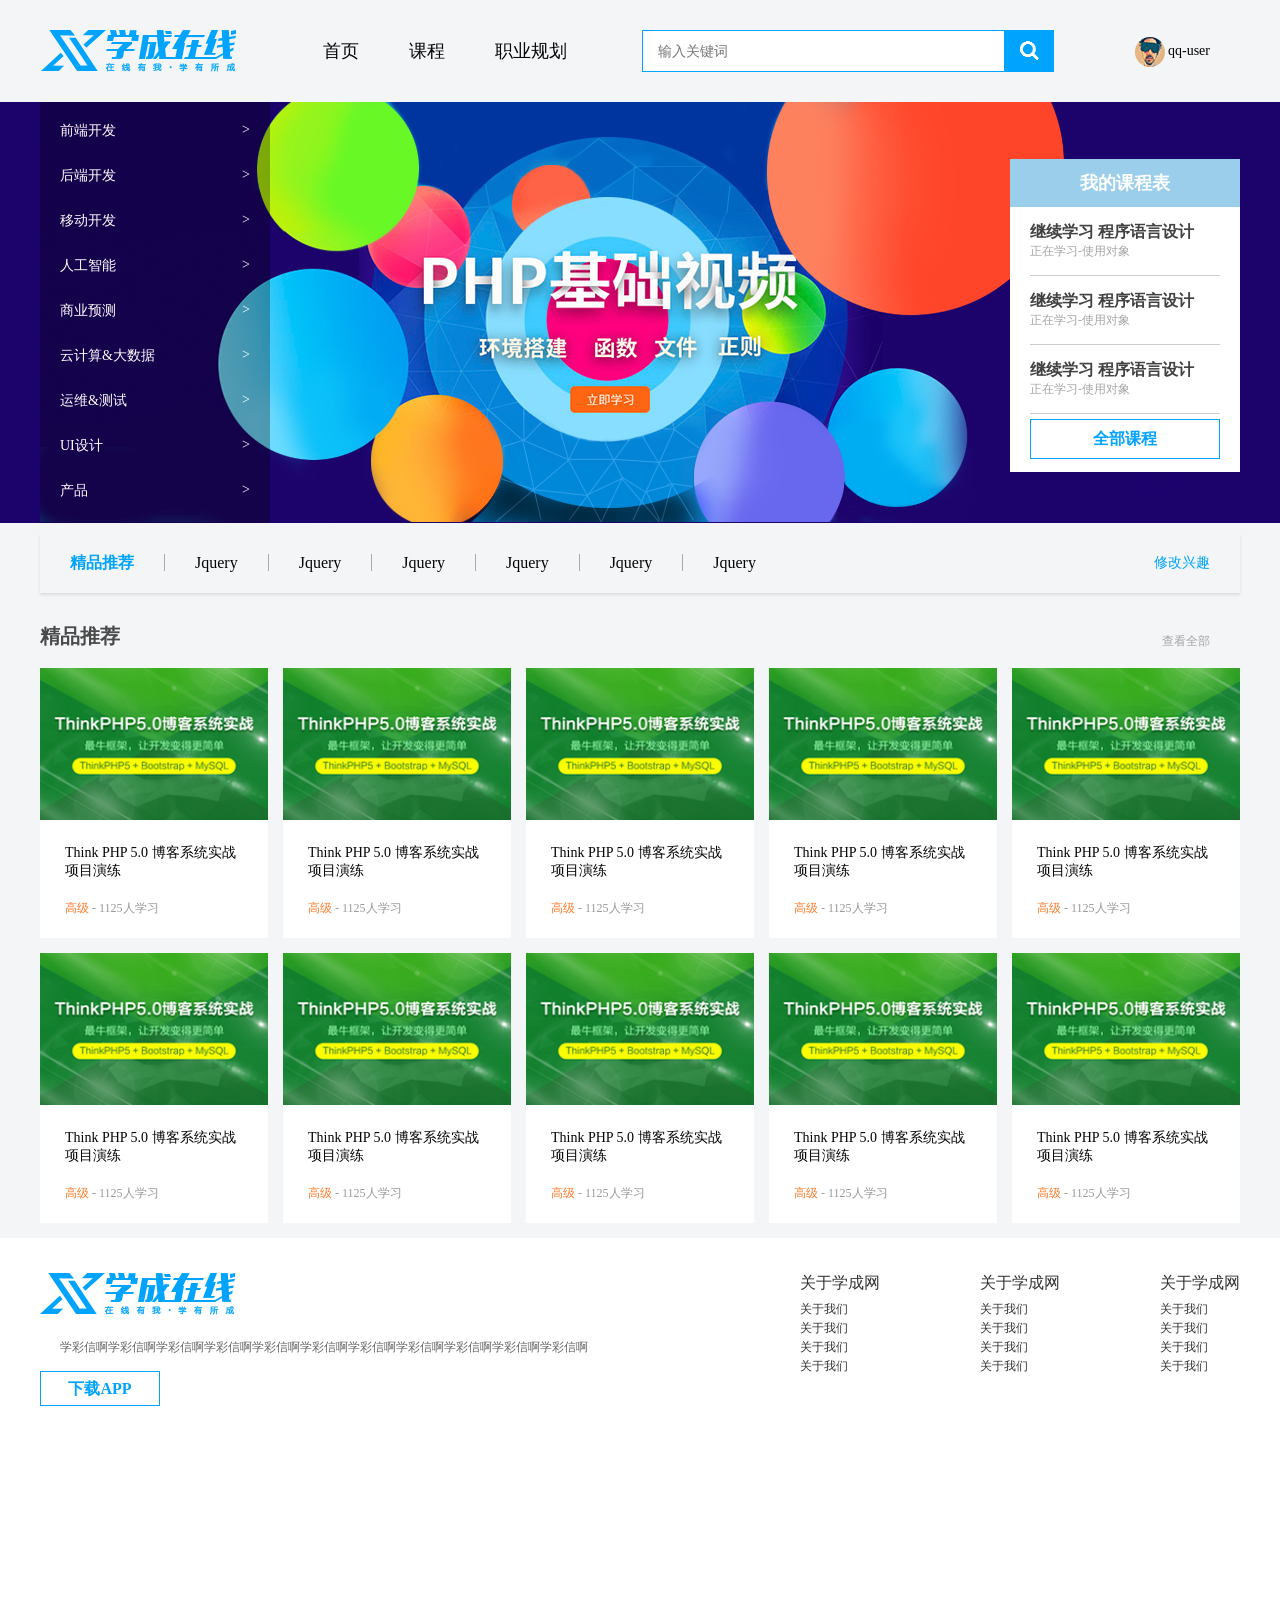
<file: 学成在线/index.html>
<!DOCTYPE html>
<html lang="en">

<head>
  <meta charset="UTF-8">
  <meta name="viewport" content="width=device-width, initial-scale=1.0">
  <title>学成在线首页</title>
  <link rel="stylesheet" href="style.css">
</head>

<body>
  <!-- 头部区域start -->
  <div class="header w">
    <!-- logo -->
    <div class="logo">
      <img src="images/logo_03.png" alt="学成在线" />
    </div>
    <!-- 导航栏 -->
    <div class="nav">
      <ul>
        <li><a href="#">首页</a></li>
        <li><a href="#">课程</a></li>
        <li><a href="#">职业规划</a></li>
      </ul>
    </div>
    <!-- 搜索框 -->
    <div class="search">
      <form action="" method="post">
        <input type="text" placeholder="输入关键词" />
        <button></button>
      </form>
    </div>
    <!-- 用户模块 -->
    <div class="user">
      <img src="images/user.png" alt="" />
      <span>qq-user</span>
    </div>
  </div>
  <!-- 头部区域end -->
  <!-- banner区域start -->
  <div class="banner">
    <!-- 版心区域 -->
    <div class="w">
      <!-- 左侧导航 -->
      <div class="subnav">
        <ul>
          <li><a href="#">前端开发 <span>&gt;</span></a></li>
          <li><a href="#">后端开发 <span>&gt;</span></a></li>
          <li><a href="#">移动开发 <span>&gt;</span></a></li>
          <li><a href="#">人工智能 <span>&gt;</span></a></li>
          <li><a href="#">商业预测 <span>&gt;</span></a></li>
          <li><a href="#">云计算&大数据 <span>&gt;</span></a></li>
          <li><a href="#">运维&测试 <span>&gt;</span></a></li>
          <li><a href="#">UI设计 <span>&gt;</span></a></li>
          <li><a href="#">产品 <span>&gt;</span></a></li>
        </ul>
      </div>
      <!-- 右侧课程表 -->
      <div class="course">
        <h2>我的课程表</h2>
        <div class="bd">
          <ul>
            <li>
              <h4>继续学习 程序语言设计</h4>
              <p>正在学习-使用对象</p>
            </li>
            <li>
              <h4>继续学习 程序语言设计</h4>
              <p>正在学习-使用对象</p>
            </li>
            <li>
              <h4>继续学习 程序语言设计</h4>
              <p>正在学习-使用对象</p>
            </li>
          </ul>
          <a href="#" class="more">全部课程</a>
        </div>
      </div>
    </div>
  </div>
  <!-- banner区域end -->
  <!-- 精品推荐nav start -->
  <div class="goods w">
    <h3>精品推荐</h3>
    <ul>
      <li><a href="#">Jquery</a></li>
      <li><a href="#">Jquery</a></li>
      <li><a href="#">Jquery</a></li>
      <li><a href="#">Jquery</a></li>
      <li><a href="#">Jquery</a></li>
      <li><a href="#">Jquery</a></li>
    </ul>
    <a href="#" class="mod">修改兴趣</a>
  </div>
  <!-- 精品推荐nav end -->
  <!-- box核心内容 start -->
  <div class="box w">
    <div class="box-hd">
      <h3>精品推荐</h3>
      <a href="#">查看全部</a>
    </div>
    <div class="box-bd">
      <ul class="clearfix">
        <li>
          <img src="images/pic.png" alt="">
          <h4>Think PHP 5.0 博客系统实战项目演练</h4>
          <div class="info">
            <span>高级</span> - 1125人学习
          </div>
        </li>
        <li>
          <img src="images/pic.png" alt="">
          <h4>Think PHP 5.0 博客系统实战项目演练</h4>
          <div class="info">
            <span>高级</span> - 1125人学习
          </div>
        </li>
        <li>
          <img src="images/pic.png" alt="">
          <h4>Think PHP 5.0 博客系统实战项目演练</h4>
          <div class="info">
            <span>高级</span> - 1125人学习
          </div>
        </li>
        <li>
          <img src="images/pic.png" alt="">
          <h4>Think PHP 5.0 博客系统实战项目演练</h4>
          <div class="info">
            <span>高级</span> - 1125人学习
          </div>
        </li>
        <li>
          <img src="images/pic.png" alt="">
          <h4>Think PHP 5.0 博客系统实战项目演练</h4>
          <div class="info">
            <span>高级</span> - 1125人学习
          </div>
        </li>
        <li>
          <img src="images/pic.png" alt="">
          <h4>Think PHP 5.0 博客系统实战项目演练</h4>
          <div class="info">
            <span>高级</span> - 1125人学习
          </div>
        </li>
        <li>
          <img src="images/pic.png" alt="">
          <h4>Think PHP 5.0 博客系统实战项目演练</h4>
          <div class="info">
            <span>高级</span> - 1125人学习
          </div>
        </li>
        <li>
          <img src="images/pic.png" alt="">
          <h4>Think PHP 5.0 博客系统实战项目演练</h4>
          <div class="info">
            <span>高级</span> - 1125人学习
          </div>
        </li>
        <li>
          <img src="images/pic.png" alt="">
          <h4>Think PHP 5.0 博客系统实战项目演练</h4>
          <div class="info">
            <span>高级</span> - 1125人学习
          </div>
        </li>
        <li>
          <img src="images/pic.png" alt="">
          <h4>Think PHP 5.0 博客系统实战项目演练</h4>
          <div class="info">
            <span>高级</span> - 1125人学习
          </div>
        </li>
      </ul>
    </div>
  </div>
  <!-- box核心内容 end -->
  <!-- footer start -->
  <div class="footer">
    <div class="w">
      <div class="copyright">
        <img src="images/logo.png" alt="">
        <p>学彩信啊学彩信啊学彩信啊学彩信啊学彩信啊学彩信啊学彩信啊学彩信啊学彩信啊学彩信啊学彩信啊</p>
        <a href="#" class="app">下载APP</a>
      </div>
      <div class="links">
        <dl>
          <dt>关于学成网</dt>
          <dd><a href="#">关于我们</a></dd>
          <dd><a href="#">关于我们</a></dd>
          <dd><a href="#">关于我们</a></dd>
          <dd><a href="#">关于我们</a></dd>
        </dl>
        <dl>
          <dt>关于学成网</dt>
          <dd><a href="#">关于我们</a></dd>
          <dd><a href="#">关于我们</a></dd>
          <dd><a href="#">关于我们</a></dd>
          <dd><a href="#">关于我们</a></dd>
        </dl>
        <dl>
          <dt>关于学成网</dt>
          <dd><a href="#">关于我们</a></dd>
          <dd><a href="#">关于我们</a></dd>
          <dd><a href="#">关于我们</a></dd>
          <dd><a href="#">关于我们</a></dd>
        </dl>
      </div>
    </div>
  </div>
  <!-- footer end -->




</body>

</html>
</file>
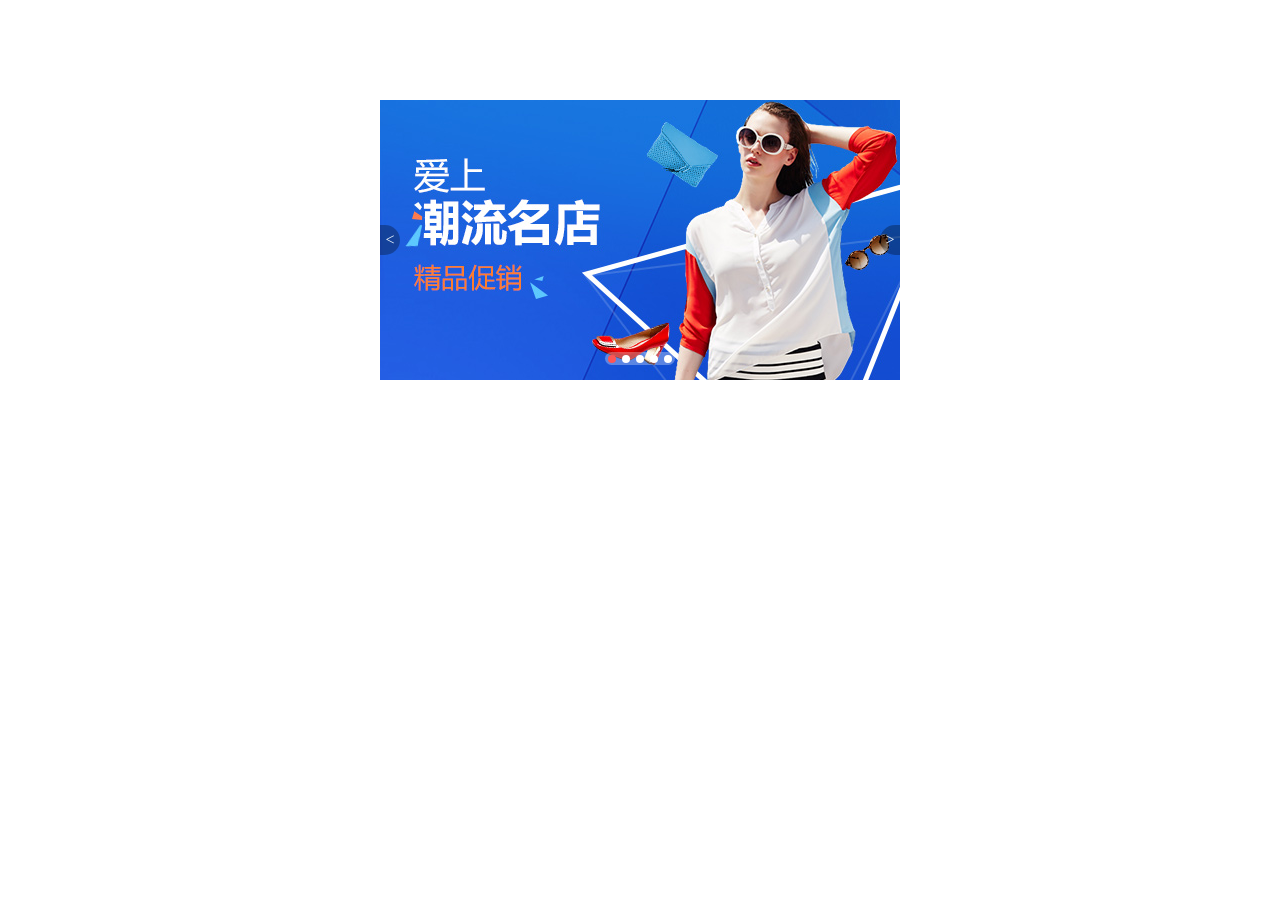
<file: 淘宝焦点图/index.html>
<!DOCTYPE html>
<html lang="en">

<head>
  <meta charset="UTF-8">
  <meta name="viewport" content="width=device-width, initial-scale=1.0">
  <title>淘宝焦点图</title>
  <style>
    * {
      margin: 0;
      padding: 0;
    }

    .tb-promo {
      position: relative;
      width: 520px;
      height: 280px;
      background-color: pink;
      margin: 100px auto;
    }

    .tb-promo img {
      width: 520px;
      height: 280px;
    }

    .tb-promo a {
      position: absolute;
      color: aliceblue;
      text-decoration: none;
      top: 50%;
      margin-top: -15px;
      width: 20px;
      height: 30px;
      text-align: center;
      line-height: 30px;
      background-color: rgba(0, 0, 0, .3);
    }

    .prev {
      left: 0;
      border-top-right-radius: 15px;
      border-bottom-right-radius: 15px;
    }

    .next {
      right: 0;
      border-top-left-radius: 15px;
      border-bottom-left-radius: 15px;
    }

    .promo-nav {
      position: absolute;
      bottom: 15px;
      left: 50%;
      margin-left: -35px;
      width: 70px;
      height: 13px;
      /* background-color: pink; */
      background: rgba(255, 255, 255, .3);
      border-radius: 7px;
    }

    .promo-nav li {
      float: left;
      list-style: none;
      width: 8px;
      height: 8px;
      background-color: #fff;
      border-radius: 50%;
      margin: 3px;
    }

    .promo-nav li.current {
      background-color: #f55;
    }
  </style>
</head>

<body>
  <div class="tb-promo">
    <img src="images/tb.jpg" alt="">
    <!-- 左侧按钮 -->
    <a href="#" class="prev">&lt;</a>
    <a href="#" class="next">&gt;</a>
    <ul class="promo-nav">
      <li class="current"></li>
      <li></li>
      <li></li>
      <li></li>
      <li></li>
    </ul>
  </div>
</body>

</html>
</file>
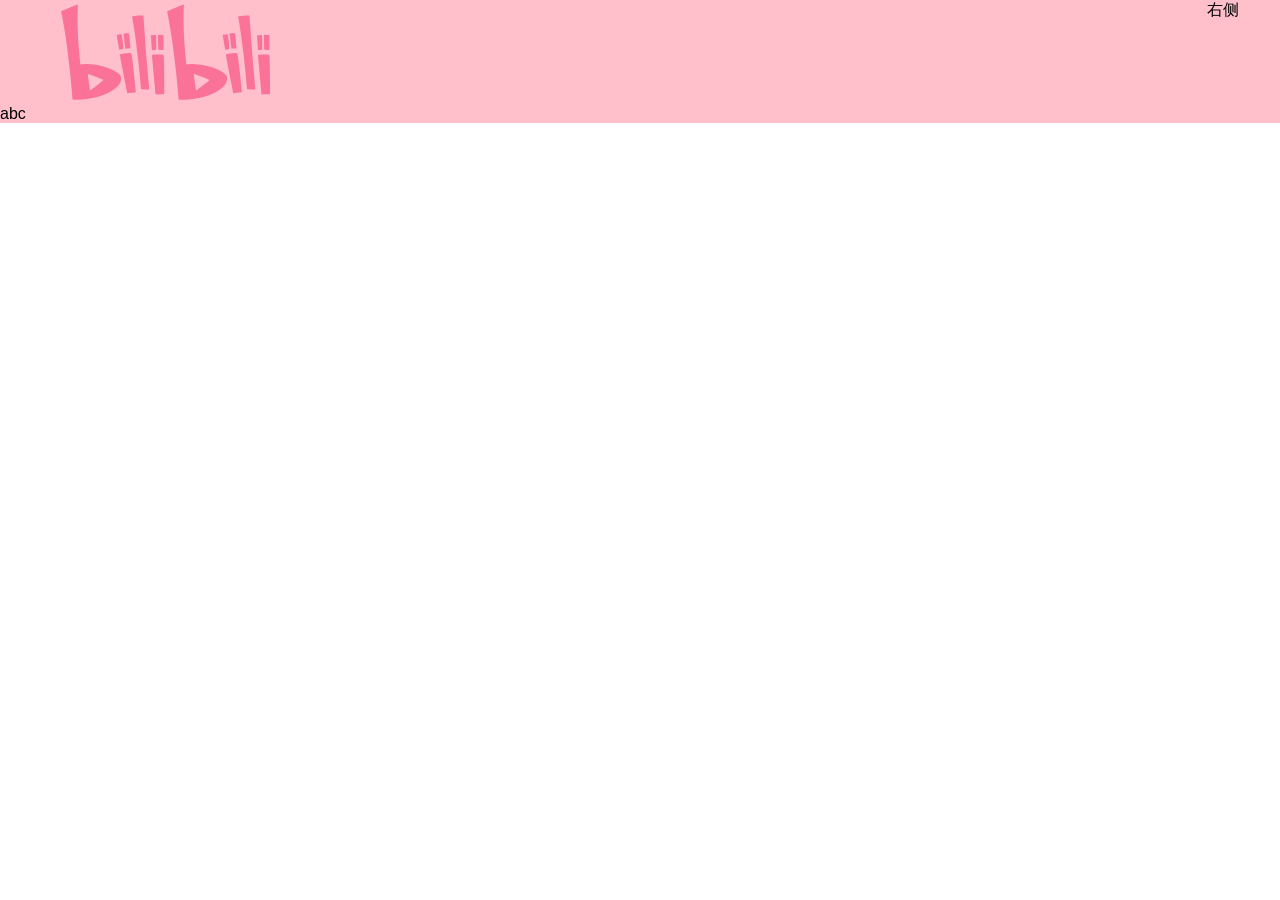
<file: pink前端基础带资料/移动端/m-bilibili/index.html>
<!DOCTYPE html>
<html lang="zh-CN">

<head>
  <meta charset="UTF-8">
  <meta name="viewport" content="width=device-width, initial-scale=1.0">
  <title>Bilibili-干杯~~~</title>
  <link rel="stylesheet" href="./css/index.css">
  <link rel="stylesheet" href="./fonts/iconfont.css">
  <link rel="shortcut icon" href="favicon.ico" type="image/x-icon">
</head>

<body>
  <header class="suspension">
    <div class="m-navbar">
      <a href="#" class="logo">
        <i class="iconfont Navbar_logo"></i>
      </a>
      <div class="right">右侧</div>
    </div>
    <div class="channel-menu">abc</div>
  </header>
</body>

</html>
</file>
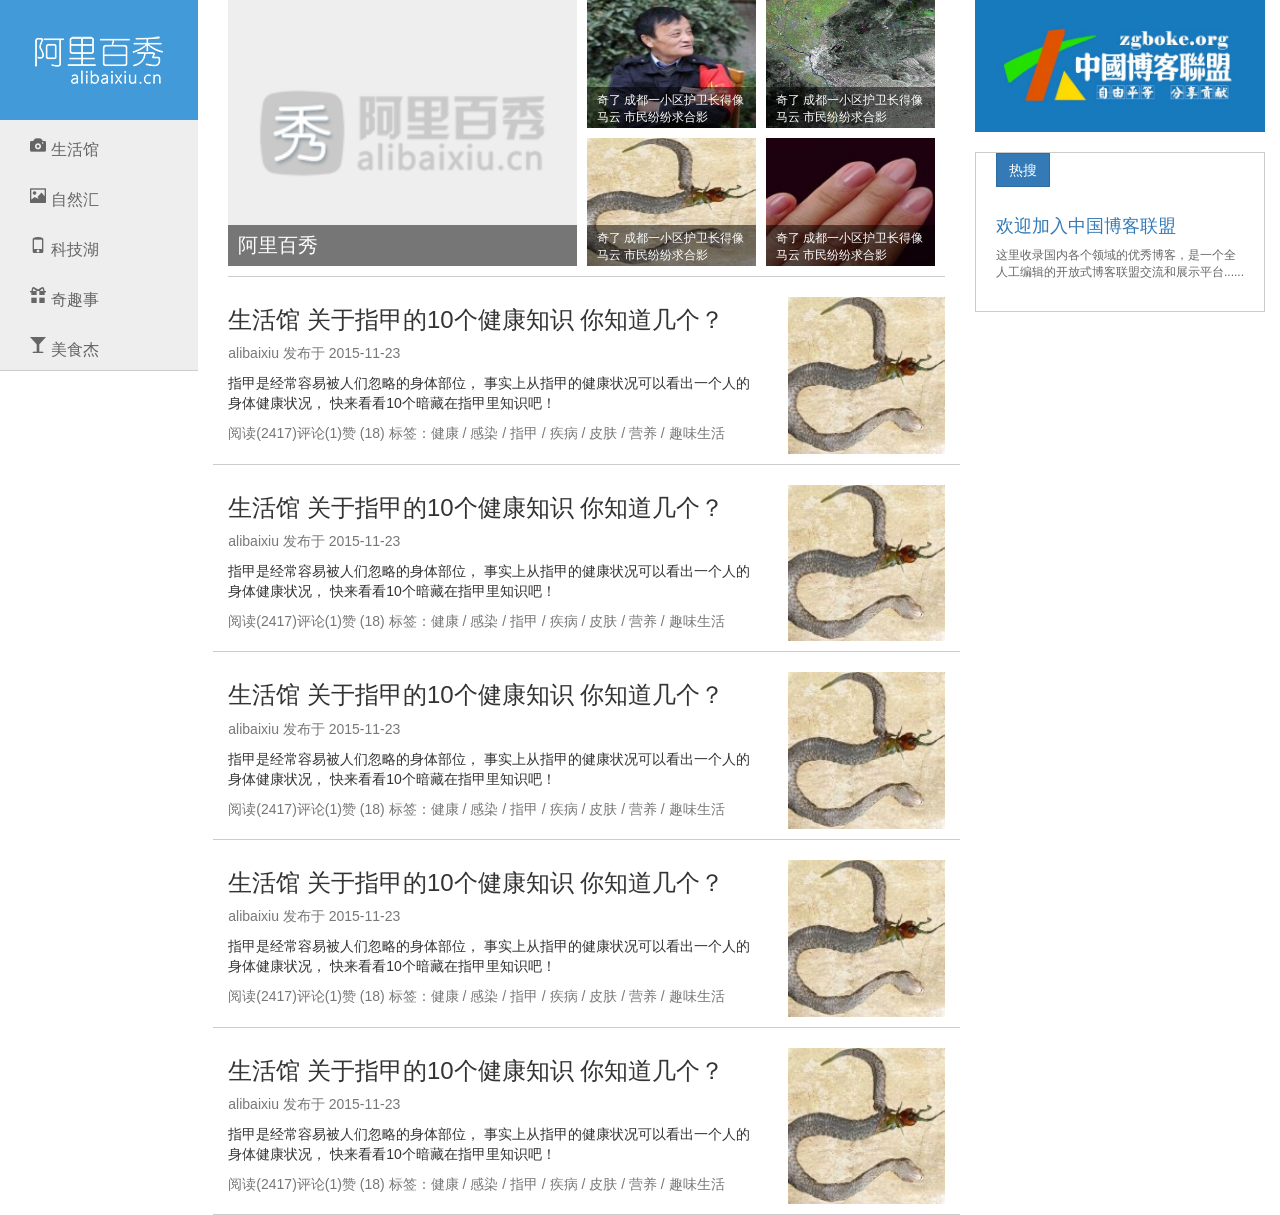
<file: pink前端基础带资料/移动端/响应式布局开发/alibaixiu/index.html>
<!DOCTYPE html>
<html lang="en">

<head>
    <meta charset="UTF-8">
    <meta name="viewport" content="width=device-width, initial-scale=1.0">
    <meta http-equiv="X-UA-Compatible" content="ie=edge">
    <!--[if lt IE 9]>
      <script src="https://oss.maxcdn.com/html5shiv/3.7.2/html5shiv.min.js"></script>
      <script src="https://oss.maxcdn.com/respond/1.4.2/respond.min.js"></script>
    <![endif]-->
    <!-- 引入bootstrap 样式文件 -->
    <link rel="stylesheet" href="bootstrap/css/bootstrap.min.css">
    <!-- 引入我们自己的首页样式文件 -->
    <link rel="stylesheet" href="css/index.css">
    <title>Document</title>
</head>

<body>
    <div class="container">
        <div class="row">
            <header class="col-md-2">
                <div class="logo">
                    <a href="#">
                        <img src="images/logo.png" alt="" class="hidden-xs">
                        <span class="visible-xs">阿里百秀</span>
                    </a>
                </div>
                <div class="nav">
                    <ul>
                        <li><a href="#" class="glyphicon glyphicon-camera">生活馆</a></li>
                        <li><a href="#" class="glyphicon glyphicon-picture">自然汇</a></li>
                        <li><a href="#" class="glyphicon glyphicon-phone">科技湖</a></li>
                        <li><a href="#" class="glyphicon glyphicon-gift">奇趣事</a></li>
                        <li><a href="#" class="glyphicon glyphicon-glass">美食杰</a></li>
                    </ul>
                </div>
            </header>
            <article class="col-md-7">
                <!-- 新闻 -->
                <div class="news clearfix">
                    <ul>
                        <li>
                            <a href="#">
                                <img src="upload/lg.png" alt="">
                                <p>阿里百秀</p>
                            </a>
                        </li>
                        <li>
                            <a href="#">
                                <img src="upload/1.jpg" alt="">
                                <p>奇了 成都一小区护卫长得像马云 市民纷纷求合影</p>
                            </a>
                        </li>

                        <li>
                            <a href="#">
                                <img src="upload/2.jpg" alt="">
                                <p>奇了 成都一小区护卫长得像马云 市民纷纷求合影</p>
                            </a>
                        </li>

                        <li>
                            <a href="#">
                                <img src="upload/3.jpg" alt="">
                                <p>奇了 成都一小区护卫长得像马云 市民纷纷求合影</p>
                            </a>
                        </li>

                        <li>
                            <a href="#">
                                <img src="upload/4.jpg" alt="">
                                <p>奇了 成都一小区护卫长得像马云 市民纷纷求合影</p>
                            </a>
                        </li>

                    </ul>
                </div>
                <!-- 发表 -->
                <div class="publish">
                    <div class="row">
                        <div class="col-sm-9">
                            <h3>生活馆 关于指甲的10个健康知识 你知道几个？</h3>
                            <p class="text-muted hidden-xs">alibaixiu 发布于 2015-11-23</p>
                            <p class="hidden-xs">指甲是经常容易被人们忽略的身体部位， 事实上从指甲的健康状况可以看出一个人的身体健康状况， 快来看看10个暗藏在指甲里知识吧！</p>
                            <p class="text-muted">阅读(2417)评论(1)赞 (18) <span class="hidden-xs">标签：健康 / 感染 / 指甲 / 疾病 / 皮肤 / 营养 / 趣味生活</span>

                            </p>
                        </div>
                        <div class="col-sm-3 pic hidden-xs">
                            <img src="upload/3.jpg" alt="">
                        </div>
                    </div>
                    <div class="row">
                        <div class="col-sm-9">
                            <h3>生活馆 关于指甲的10个健康知识 你知道几个？</h3>
                            <p class="text-muted hidden-xs">alibaixiu 发布于 2015-11-23</p>
                            <p class="hidden-xs">指甲是经常容易被人们忽略的身体部位， 事实上从指甲的健康状况可以看出一个人的身体健康状况， 快来看看10个暗藏在指甲里知识吧！</p>
                            <p class="text-muted">阅读(2417)评论(1)赞 (18) <span class="hidden-xs">标签：健康 / 感染 / 指甲 / 疾病 / 皮肤 / 营养 / 趣味生活</span>

                            </p>
                        </div>
                        <div class="col-sm-3 pic hidden-xs">
                            <img src="upload/3.jpg" alt="">
                        </div>
                    </div>
                    <div class="row">
                        <div class="col-sm-9">
                            <h3>生活馆 关于指甲的10个健康知识 你知道几个？</h3>
                            <p class="text-muted hidden-xs">alibaixiu 发布于 2015-11-23</p>
                            <p class="hidden-xs">指甲是经常容易被人们忽略的身体部位， 事实上从指甲的健康状况可以看出一个人的身体健康状况， 快来看看10个暗藏在指甲里知识吧！</p>
                            <p class="text-muted">阅读(2417)评论(1)赞 (18) <span class="hidden-xs">标签：健康 / 感染 / 指甲 / 疾病 / 皮肤 / 营养 / 趣味生活</span>

                            </p>
                        </div>
                        <div class="col-sm-3 pic hidden-xs">
                            <img src="upload/3.jpg" alt="">
                        </div>
                    </div>
                    <div class="row">
                        <div class="col-sm-9">
                            <h3>生活馆 关于指甲的10个健康知识 你知道几个？</h3>
                            <p class="text-muted hidden-xs">alibaixiu 发布于 2015-11-23</p>
                            <p class="hidden-xs">指甲是经常容易被人们忽略的身体部位， 事实上从指甲的健康状况可以看出一个人的身体健康状况， 快来看看10个暗藏在指甲里知识吧！</p>
                            <p class="text-muted">阅读(2417)评论(1)赞 (18) <span class="hidden-xs">标签：健康 / 感染 / 指甲 / 疾病 / 皮肤 / 营养 / 趣味生活</span>

                            </p>
                        </div>
                        <div class="col-sm-3 pic hidden-xs">
                            <img src="upload/3.jpg" alt="">
                        </div>
                    </div>
                    <div class="row">
                        <div class="col-sm-9">
                            <h3>生活馆 关于指甲的10个健康知识 你知道几个？</h3>
                            <p class="text-muted hidden-xs">alibaixiu 发布于 2015-11-23</p>
                            <p class="hidden-xs">指甲是经常容易被人们忽略的身体部位， 事实上从指甲的健康状况可以看出一个人的身体健康状况， 快来看看10个暗藏在指甲里知识吧！</p>
                            <p class="text-muted">阅读(2417)评论(1)赞 (18) <span class="hidden-xs">标签：健康 / 感染 / 指甲 / 疾病 / 皮肤 / 营养 / 趣味生活</span>

                            </p>
                        </div>
                        <div class="col-sm-3 pic hidden-xs">
                            <img src="upload/3.jpg" alt="">
                        </div>
                    </div>
                </div>

            </article>
            <aside class="col-md-3">
                <a href="#" class="banner">
                    <img src="upload/zgboke.jpg" alt="">
                </a>
                <a href="#" class="hot">
                    <span class="btn btn-primary">热搜</span>
                    <h4 class="text-primary">欢迎加入中国博客联盟</h4>
                    <p>这里收录国内各个领域的优秀博客，是一个全人工编辑的开放式博客联盟交流和展示平台......</p>
                </a>
            </aside>
        </div>
    </div>
</body>

</html>
</file>
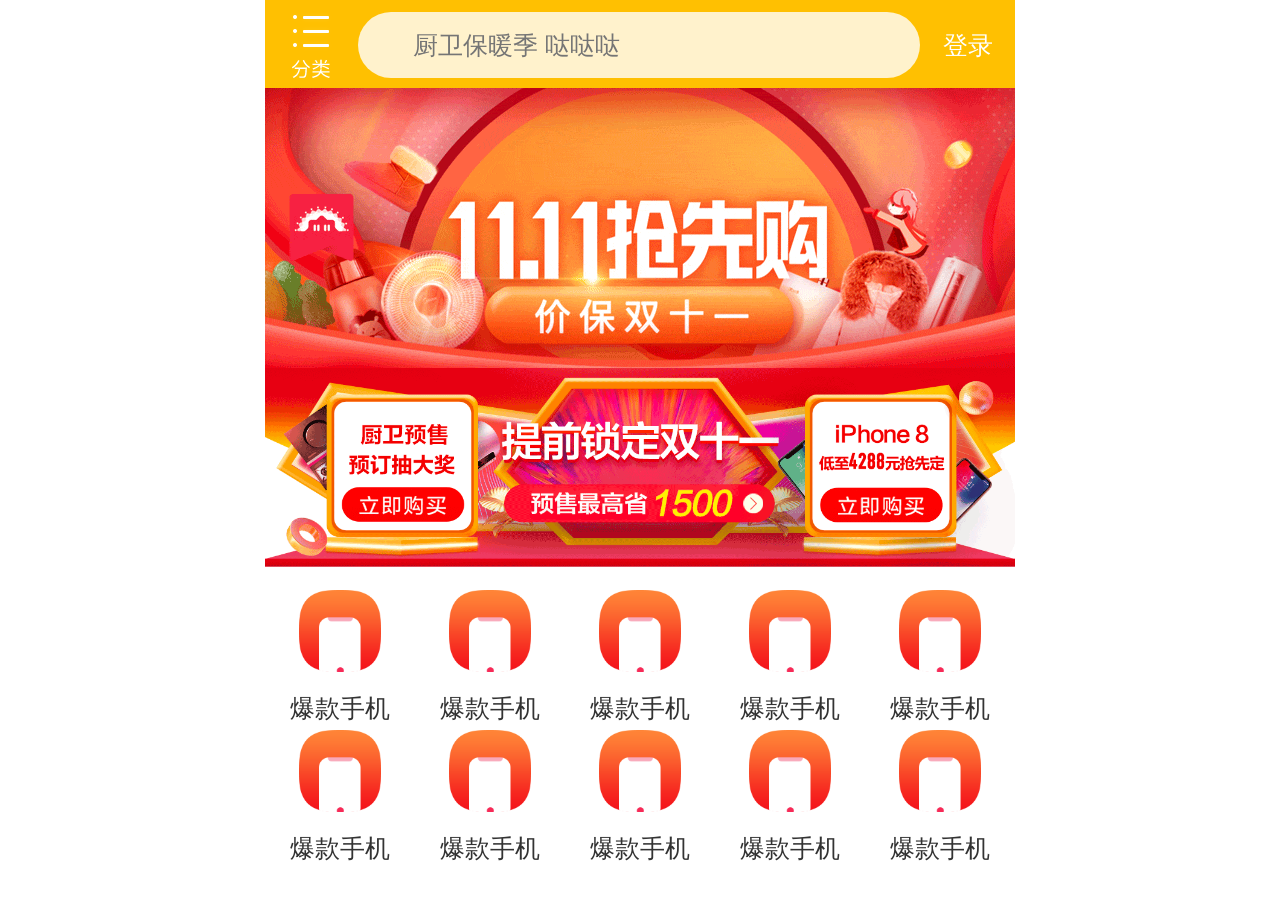
<file: pink前端基础带资料/移动端/案例 2/H5/index.html>
<!DOCTYPE html>
<html lang="en">

<head>
    <meta charset="UTF-8">
    <meta name="viewport" content="width=device-width, initial-scale=1.0, maximum-scale=1.0, user-scalable=0" />
    <meta http-equiv="X-UA-Compatible" content="ie=edge">
    <link rel="stylesheet" href="css/normalize.css">
    <link rel="stylesheet" href="css/index.css">
    <title>Document</title>
</head>

<body>
    <!-- 顶部搜索框 -->
    <div class="search-content">
        <a href="#" class="classify"></a>
        <div class="search">
            <form action="">
                <input type="search" value="厨卫保暖季 哒哒哒">
            </form>
        </div>
        <a href="#" class="login">登录</a>
    </div>
    <!-- banner部分 -->
    <div class="banner">
        <img src="upload/banner.gif" alt="">
    </div>
    <!-- 广告部分 -->
    <div class="ad">
        <a href="#"><img src="upload/ad1.gif" alt=""></a>
        <a href="#"><img src="upload/ad2.gif" alt=""></a>
        <a href="#"><img src="upload/ad3.gif" alt=""></a>
    </div>
    <!-- nav模块 -->
    <nav>
        <a href="#">
            <img src="upload/nav1.png" alt="">
            <span>爆款手机</span>
        </a>
        <a href="#">
            <img src="upload/nav1.png" alt="">
            <span>爆款手机</span>
        </a>
        <a href="#">
            <img src="upload/nav1.png" alt="">
            <span>爆款手机</span>
        </a>
        <a href="#">
            <img src="upload/nav1.png" alt="">
            <span>爆款手机</span>
        </a>
        <a href="#">
            <img src="upload/nav1.png" alt="">
            <span>爆款手机</span>
        </a>
        <a href="#">
            <img src="upload/nav1.png" alt="">
            <span>爆款手机</span>
        </a>
        <a href="#">
            <img src="upload/nav1.png" alt="">
            <span>爆款手机</span>
        </a>
        <a href="#">
            <img src="upload/nav1.png" alt="">
            <span>爆款手机</span>
        </a>
        <a href="#">
            <img src="upload/nav1.png" alt="">
            <span>爆款手机</span>
        </a>
        <a href="#">
            <img src="upload/nav1.png" alt="">
            <span>爆款手机</span>
        </a>

    </nav>
</body>

</html>
</file>
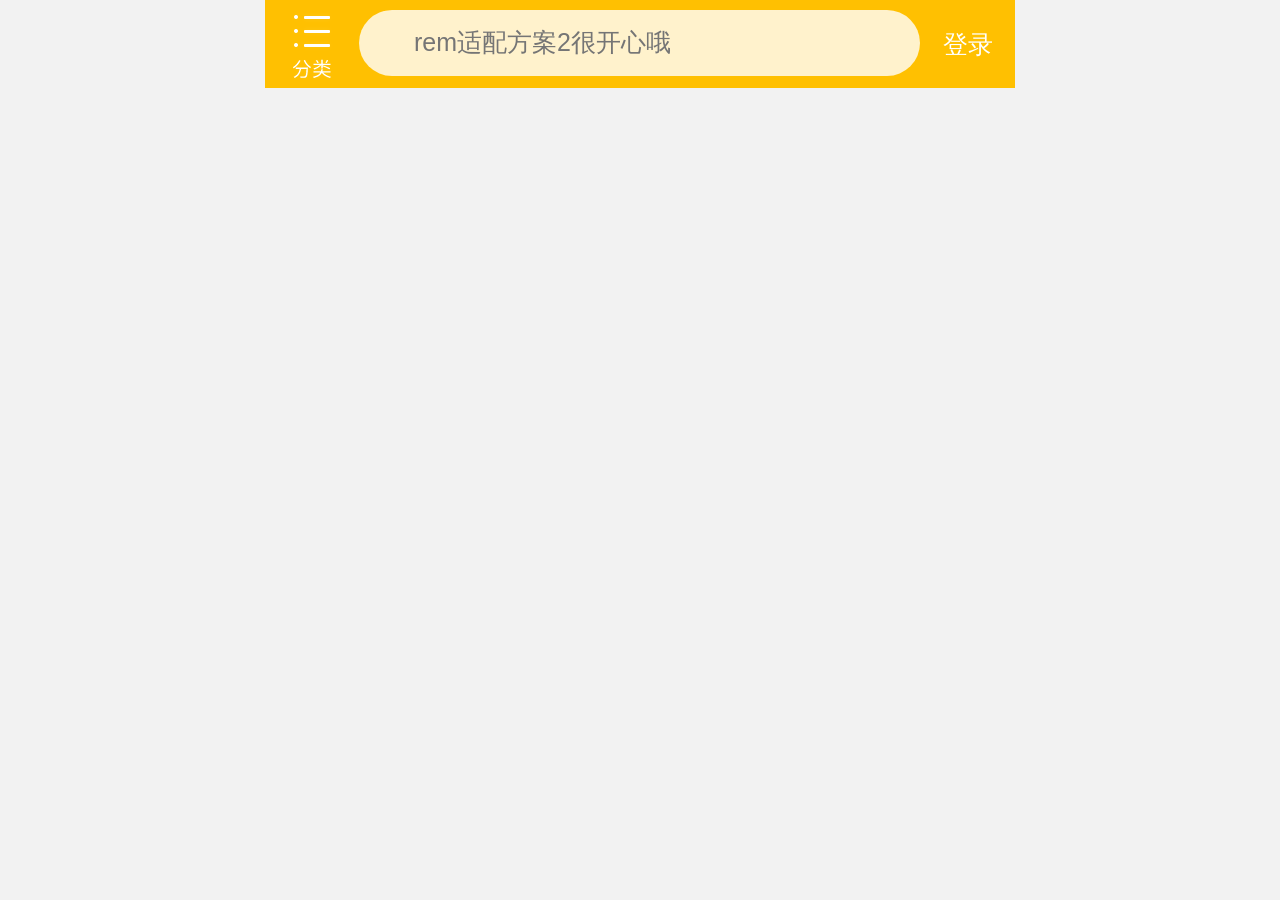
<file: pink前端基础带资料/移动端/案例 2/html5/index.html>
<!DOCTYPE html>
<html lang="en">

<head>
    <meta charset="UTF-8">
    <meta name="viewport" content="width=device-width, user-scalable=no,initial-scale=1.0, maximum-scale=1.0, minimum-scale=1.0">

    <meta http-equiv="X-UA-Compatible" content="ie=edge">
    <link rel="stylesheet" href="css/normalize.css">
    <link rel="stylesheet" href="css/index.css">
    <!-- 引入我们的flexible.js 文件 -->
    <script src="js/flexible.js"></script>
    <title>Document</title>
</head>

<body>
    <div class="search-content">
        <a href="#" class="classify"></a>
        <div class="search">
            <form action="">
                <input type="search" value="rem适配方案2很开心哦">
            </form>
        </div>
        <a href="#" class="login">登录</a>
    </div>
</body>

</html>
</file>
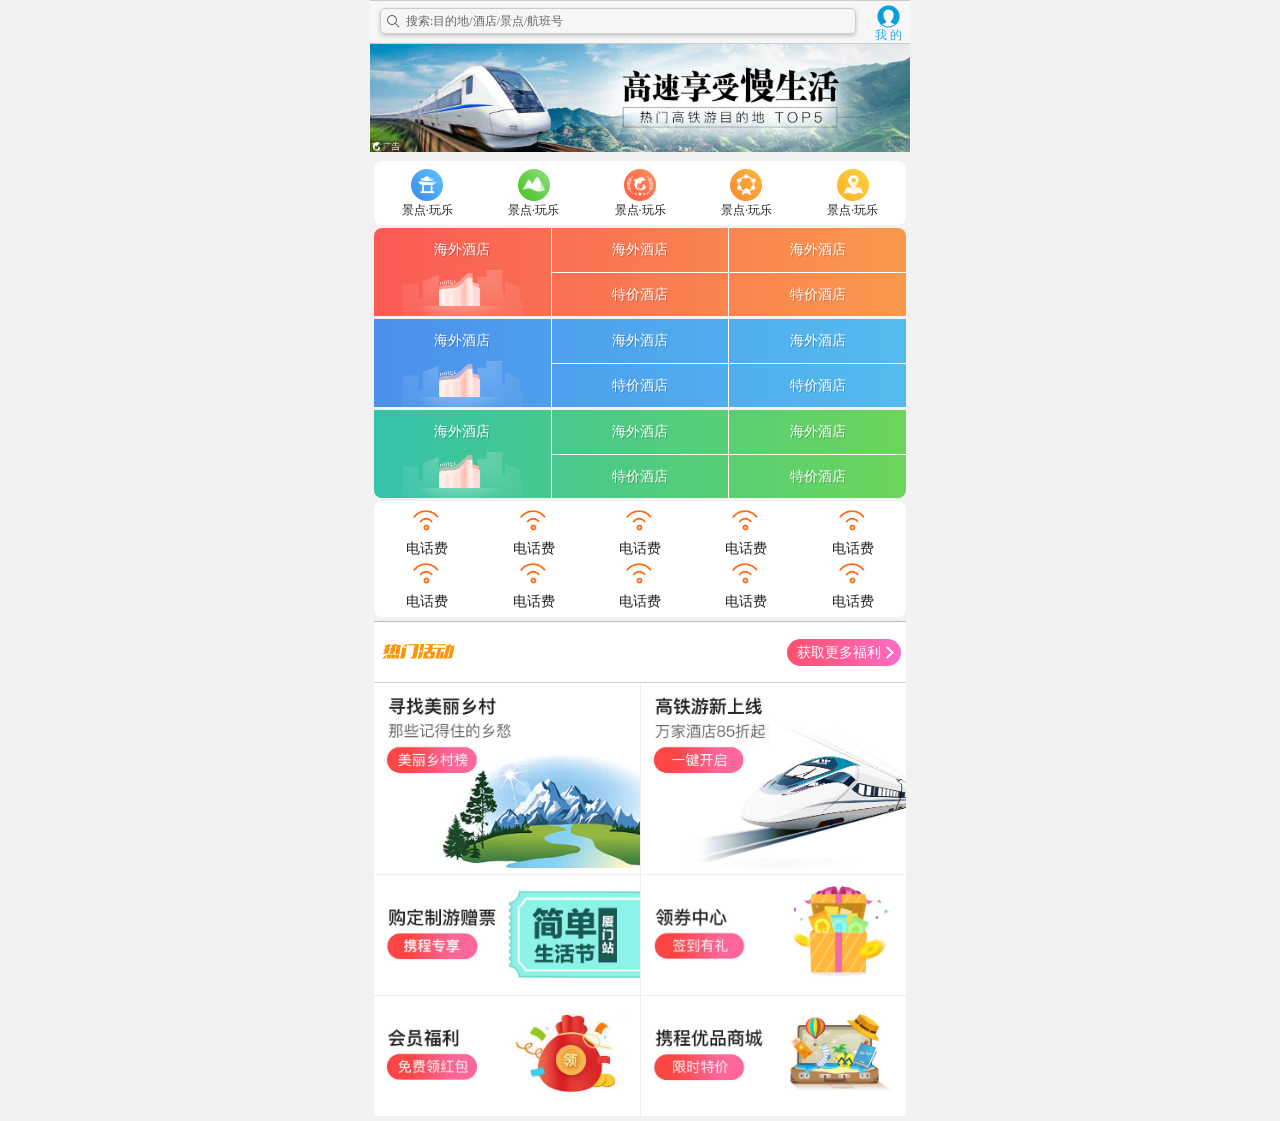
<file: pink前端基础带资料/移动端/案例/H5/index.html>
<!DOCTYPE html>
<html lang="en">

<head>
    <meta charset="UTF-8">
    <meta name="viewport" content="width=device-width, initial-scale=1.0">
    <meta http-equiv="X-UA-Compatible" content="ie=edge">
    <link rel="stylesheet" href="css/normalize.css">
    <link rel="stylesheet" href="css/index.css">
    <title>携程在手，说走就走</title>
</head>

<body>
    <!-- 顶部搜索 -->
    <div class="search-index">
        <div class="search">搜索:目的地/酒店/景点/航班号</div>
        <a href="#" class="user">我 的</a>
    </div>
    <!-- 焦点图模块 -->
    <div class="focus">
        <img src="upload/focus.jpg" alt="">
    </div>
    <!-- 局部导航栏 -->
    <ul class="local-nav">
        <li>
            <a href="#" title="景点·玩乐">
                <span class="local-nav-icon-icon1"></span>
                <span>景点·玩乐</span>
            </a>
        </li>
        <li>
            <a href="#" title="景点·玩乐">
                <span class="local-nav-icon-icon2"></span>
                <span>景点·玩乐</span>
            </a>
        </li>
        <li>
            <a href="#" title="景点·玩乐">
                <span class="local-nav-icon-icon3"></span>
                <span>景点·玩乐</span>
            </a>
        </li>
        <li>
            <a href="#" title="景点·玩乐">
                <span class="local-nav-icon-icon4"></span>
                <span>景点·玩乐</span>
            </a>
        </li>
        <li>
            <a href="#" title="景点·玩乐">
                <span class="local-nav-icon-icon5"></span>
                <span>景点·玩乐</span>
            </a>
        </li>

    </ul>

    <!-- 主导航栏 -->
    <nav>
        <div class="nav-common">
            <div class="nav-items">
                <a href="#">海外酒店</a>
            </div>
            <div class="nav-items">
                <a href="#">海外酒店</a>
                <a href="#">特价酒店</a>
            </div>
            <div class="nav-items">
                <a href="#">海外酒店</a>
                <a href="#">特价酒店</a>
            </div>
        </div>
        <div class="nav-common">
            <div class="nav-items">
                <a href="#">海外酒店</a>
            </div>
            <div class="nav-items">
                <a href="#">海外酒店</a>
                <a href="#">特价酒店</a>
            </div>
            <div class="nav-items">
                <a href="#">海外酒店</a>
                <a href="#">特价酒店</a>
            </div>
        </div>
        <div class="nav-common">
            <div class="nav-items">
                <a href="#">海外酒店</a>
            </div>
            <div class="nav-items">
                <a href="#">海外酒店</a>
                <a href="#">特价酒店</a>
            </div>
            <div class="nav-items">
                <a href="#">海外酒店</a>
                <a href="#">特价酒店</a>
            </div>
        </div>

    </nav>
    <!-- 侧导航栏 -->
    <ul class="subnav-entry">
        <li>
            <a href="#">
                <span class="subnav-entry-icon"></span>
                <span>电话费</span>
            </a>
        </li>
        <li>
            <a href="#">
                <span class="subnav-entry-icon"></span>
                <span>电话费</span>
            </a>
        </li>
        <li>
            <a href="#">
                <span class="subnav-entry-icon"></span>
                <span>电话费</span>
            </a>
        </li>
        <li>
            <a href="#">
                <span class="subnav-entry-icon"></span>
                <span>电话费</span>
            </a>
        </li>
        <li>
            <a href="#">
                <span class="subnav-entry-icon"></span>
                <span>电话费</span>
            </a>
        </li>
        <li>
            <a href="#">
                <span class="subnav-entry-icon"></span>
                <span>电话费</span>
            </a>
        </li>
        <li>
            <a href="#">
                <span class="subnav-entry-icon"></span>
                <span>电话费</span>
            </a>
        </li>
        <li>
            <a href="#">
                <span class="subnav-entry-icon"></span>
                <span>电话费</span>
            </a>
        </li>
        <li>
            <a href="#">
                <span class="subnav-entry-icon"></span>
                <span>电话费</span>
            </a>
        </li>
        <li>
            <a href="#">
                <span class="subnav-entry-icon"></span>
                <span>电话费</span>
            </a>
        </li>

    </ul>

    <!-- 销售模块 -->
    <div class="sales-box">
        <div class="sales-hd">
            <h2>热门活动</h2>
            <a href="#" class="more">获取更多福利</a>
        </div>
        <div class="sales-bd">
            <div class="row">
                <a href="#">
                    <img src="upload/pic1.jpg" alt="">
                </a>
                <a href="#">
                    <img src="upload/pic2.jpg" alt="">

                </a>
            </div>
            <div class="row">
                <a href="#">
                    <img src="upload/pic3.jpg" alt="">
                </a>
                <a href="#">
                    <img src="upload/pic4.jpg" alt="">

                </a>
            </div>
            <div class="row">
                <a href="#">
                    <img src="upload/pic5.jpg" alt="">
                </a>
                <a href="#">
                    <img src="upload/pic6.jpg" alt="">

                </a>
            </div>

        </div>
    </div>
</body>

</html>
</file>
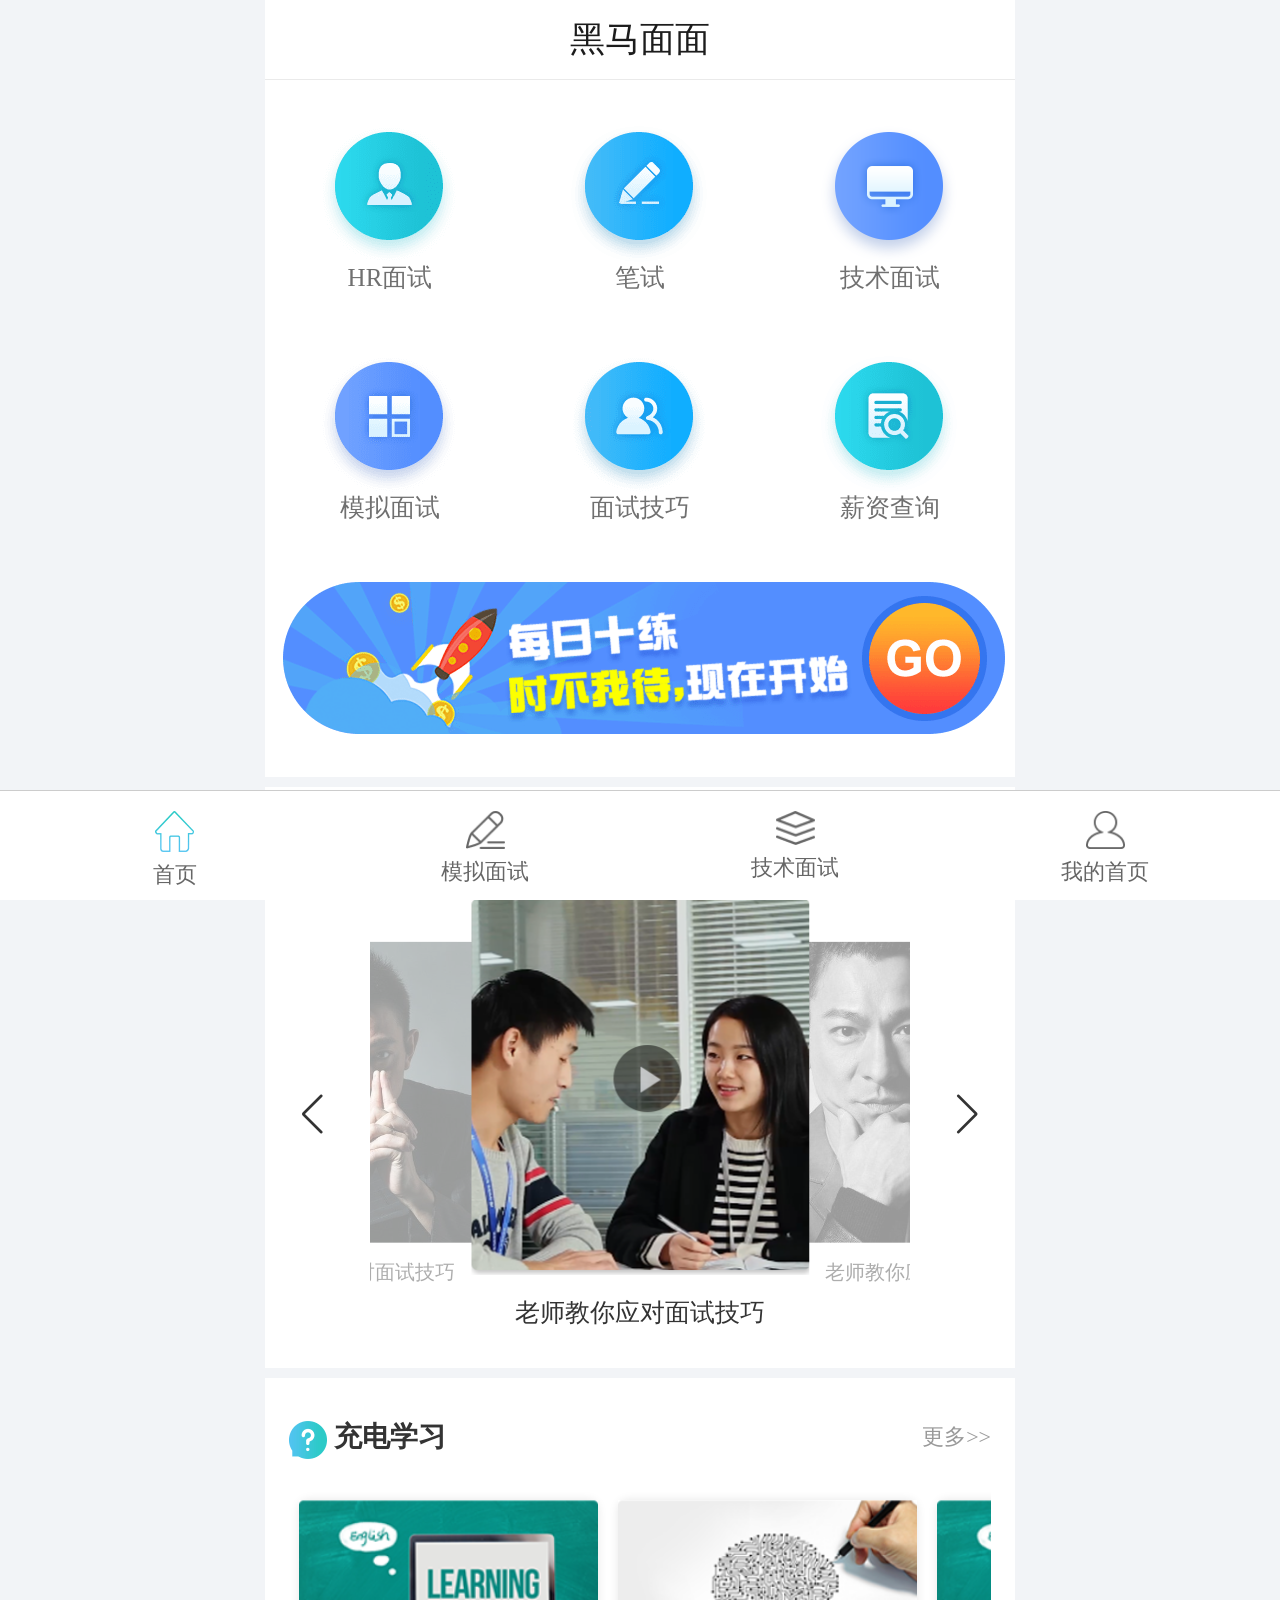
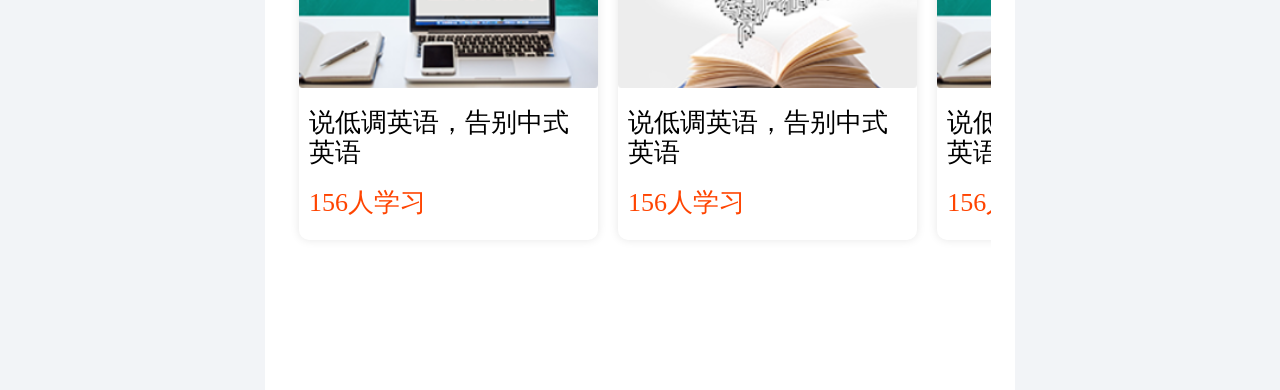
<file: pink前端基础带资料/移动端/移动端布局项目实战-黑马面面素材/heimamm/index.html>
<!DOCTYPE html>
<html lang="en">
  <head>
    <meta charset="UTF-8" />
    <meta name="viewport" content="width=device-width, initial-scale=1.0" />
    <title>黑马面面</title>
    <link rel="stylesheet" href="./css/normalize.css" />
    <!-- 先引入css文件 放到自己css文件的上面 -->
    <link rel="stylesheet" href="./css/swiper.min.css" />
    <link rel="stylesheet" href="./css/index.css" />
  </head>
  <body>
    <section class="warp">
      <!-- 头部区域 -->
      <header class="header">黑马面面</header>
      <!-- 导航栏部分 -->
      <nav class="nav">
        <a href="#" class="item">
          <img src="./icons/icon1.png" alt="" />
          <span>HR面试</span>
        </a>
        <a href="#" class="item">
          <img src="./icons/icon2.png" alt="" />
          <span>笔试</span>
        </a>
        <a href="#" class="item">
          <img src="./icons/icon3.png" alt="" />
          <span>技术面试</span>
        </a>
        <a href="#" class="item">
          <img src="./icons/icon4.png" alt="" />
          <span>模拟面试</span>
        </a>
        <a href="#" class="item">
          <img src="./icons/icon5.png" alt="" />
          <span>面试技巧</span>
        </a>
        <a href="#" class="item">
          <img src="./icons/icon6.png" alt="" />
          <span>薪资查询</span>
        </a>
      </nav>
      <!-- go模块 -->
      <section class="go">
        <img src="./images/go.png" alt="" />
      </section>
    </section>
    <!-- 就业指导模块 -->
    <section class="content">
      <!-- 头部 -->
      <div class="con-hd">
        <h4>
          <span class="icon"><img src="./icons/i2.png" alt="" /></span>
          就业指导
        </h4>
        <a href="#" class="more">更多>></a>
      </div>
      <!-- 旋转木马轮播图模块 -->
      <div class="get_job_focus">
        <!-- Swiper -->
        <div class="swiper-container get_job_fo">
          <div class="swiper-wrapper">
            <div class="swiper-slide">
              <a href="#"><img src="./images/pic.png" alt="" /></a>
              <p>老师教你应对面试技巧</p>
            </div>
            <div class="swiper-slide">
              <a href="#"><img src="./images/ldh.jpg" alt="" /></a>
              <p>老师教你应对面试技巧</p>
            </div>
            <div class="swiper-slide">
              <a href="#"><img src="./images/3.jpg" alt="" /></a>
              <p>老师教你应对面试技巧</p>
            </div>
          </div>
        </div>
        <!-- Add Arrows 根据需求这个代码放到 container外面 添加左右箭头-->
        <div class="swiper-button-next"></div>
        <div class="swiper-button-prev"></div>
      </div>
    </section>
    <!-- 充电学习模块 -->
    <section class="content study_con">
      <!-- 头部 -->
      <div class="con-hd">
        <h4>
          <span class="icon"><img src="./icons/i2.png" alt="" /></span>
          充电学习
        </h4>
        <a href="#" class="more">更多>></a>
      </div>
      <!-- 学习模块轮播图模块 -->
      <div class="study">
        <!-- Swiper -->
        <div class="swiper-container study_fo">
          <div class="swiper-wrapper">
            <div class="swiper-slide">
              <img src="./images/pic1.png" alt="" />
              <h5>说低调英语，告别中式英语</h5>
              <p>156人学习</p>
            </div>
            <div class="swiper-slide">
              <img src="./images/pic2.png" alt="" />
              <h5>说低调英语，告别中式英语</h5>
              <p>156人学习</p>
            </div>
            <div class="swiper-slide">
              <img src="./images/pic1.png" alt="" />
              <h5>说低调英语，告别中式英语</h5>
              <p>156人学习</p>
            </div>
            <div class="swiper-slide">
              <img src="./images/pic1.png" alt="" />
              <h5>说低调英语，告别中式英语</h5>
              <p>156人学习</p>
            </div>
          </div>
          <!-- Add Pagination -->
          <div class="swiper-pagination"></div>
        </div>
      </div>
    </section>
    <footer class="footer">
      <a href="#" class="item">
        <img src="./icons/home.png" alt="" />
        <p>首页</p>
      </a>
      <a href="#" class="item">
        <img src="./icons/ms.png" alt="" />
        <p>模拟面试</p>
      </a>
      <a href="#" class="item">
        <img src="./icons/net.png" alt="" />
        <p>技术面试</p>
      </a>
      <a href="#" class="item">
        <img src="./icons/user.png" alt="" />
        <p>我的首页</p>
      </a>
    </footer>
    <script src="./js/flexible.js"></script>
    <!-- 比如引入js文件 -->
    <script src="./js/swiper.min.js"></script>
    <script>
      // 第一个函数里面是 就业指导轮播图
      (function () {
        var swiper = new Swiper(".get_job_fo", {
          // 能够显示的 slider的个数
          slidesPerView: 2,
          // 每一个slide之间的距离
          spaceBetween: 30,
          centeredSlides: true,
          loop: true,
          // 添加左右箭头
          navigation: {
            nextEl: ".swiper-button-next",
            prevEl: ".swiper-button-prev",
          },
        });
      })();
      // 第二个函数的轮播图
      (function () {
        //  如果有多个轮播图最好修改下 swiper-container
        var swiper = new Swiper(".study_fo", {
          // 我们可以可以看看到的是 2个半
          slidesPerView: 2.2,
          spaceBetween: 20,
        });
      })();
    </script>
  </body>
</html>
</file>
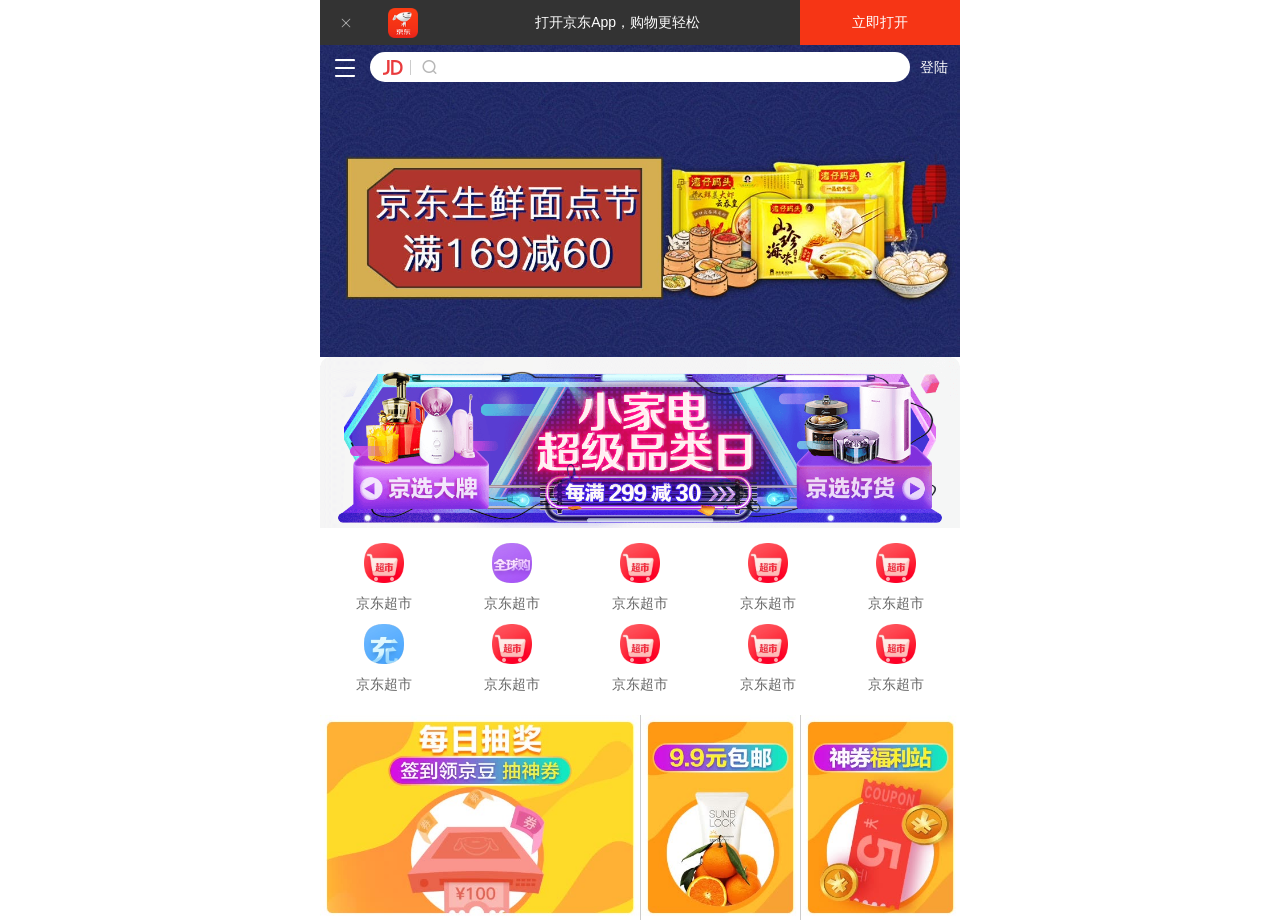
<file: pink前端基础带资料/移动端/移动端流失布局资料/H5/index.html>
<!DOCTYPE html>
<html lang="en">

<head>
    <meta charset="UTF-8">
    <meta name="viewport" content="width=device-width, initial-scale=1.0, user-scalable=no,maximum-scale=1.0,minimum-scale=1.0">
    <meta http-equiv="X-UA-Compatible" content="ie=edge">
    <!-- 引入我们的css初始化文件 -->
    <link rel="stylesheet" href="css/normalize.css">
    <!-- 引入我们首页的css -->
    <link rel="stylesheet" href="css/index.css">
    <title>Document</title>
</head>

<body>
    <!-- 顶部 -->
    <header class="app">
        <ul>
            <li>
                <img src="images/close.png" alt="">
            </li>
            <li>
                <img src="images/logo.png" alt="">
            </li>
            <li>打开京东App，购物更轻松</li>
            <li>立即打开</li>
        </ul>
    </header>
    <!-- 搜索 -->
    <div class="search-wrap">
        <div class="search-btn"></div>
        <div class="search">
            <div class="jd-icon"></div>
            <div class="sou"></div>
        </div>
        <div class="search-login">登陆</div>
    </div>
    <!-- 主体内容部分 -->
    <div class="main-content">
        <!-- 滑动图 -->
        <div class="slider">
            <img src="upload/banner.dpg" alt="">
        </div>

        <!-- 小家电品牌日 -->
        <div class="brand">
            <div>
                <a href="#">
                    <img src="upload/pic11.dpg" alt="">
                </a>
            </div>
            <div>
                <a href="#">
                    <img src="upload/pic22.dpg" alt="">
                </a>

            </div>
            <div>
                <a href="#">
                    <img src="upload/pic33.dpg" alt="">
                </a>

            </div>
        </div>
        <!-- nav部分 -->
        <nav class="clearfix">
            <a href="">
                <img src="upload/nav1.webp" alt="">
                <span>京东超市</span>
            </a>

            <a href="">
                <img src="upload/nav2.webp" alt="">
                <span>京东超市</span>
            </a>

            <a href="">
                <img src="upload/nav1.webp" alt="">
                <span>京东超市</span>
            </a>

            <a href="">
                <img src="upload/nav1.webp" alt="">
                <span>京东超市</span>
            </a>

            <a href="">
                <img src="upload/nav1.webp" alt="">
                <span>京东超市</span>
            </a>

            <a href="">
                <img src="upload/nav3.webp" alt="">
                <span>京东超市</span>
            </a>

            <a href="">
                <img src="upload/nav1.webp" alt="">
                <span>京东超市</span>
            </a>

            <a href="">
                <img src="upload/nav1.webp" alt="">
                <span>京东超市</span>
            </a>

            <a href="">
                <img src="upload/nav1.webp" alt="">
                <span>京东超市</span>
            </a>

            <a href="">
                <img src="upload/nav1.webp" alt="">
                <span>京东超市</span>
            </a>

        </nav>
        <!-- 新闻模块 -->
        <div class="news">
            <a href="#">
                <img src="upload/new1.dpg" alt="">
            </a>
            <a href="#">
                <img src="upload/new2.dpg" alt="">

            </a>
            <a href="#">
                <img src="upload/new3.dpg" alt="">

            </a>
        </div>
    </div>
</body>

</html>
</file>
<file: bilibili/css/index.css>
* {
  margin: 0;
  padding: 0;
  box-sizing: border-box;
  -webkit-font-smoothing: antialiased;
  -webkit-tap-highlight-color: rgba(0, 0, 0, 0);
}
body {
  font-family: Helvetica Neue, Tahoma, Arial, PingFangSC-Regular, Hiragino Sans GB, Microsoft Yahei, sans-serif;
}
a {
  color: #333;
  text-decoration: none;
}
img {
  vertical-align: middle;
  width: 100%;
  height: 100%;
}
ul {
  list-style: none;
}
.ellipsis-2 {
  overflow: hidden;
  text-overflow: ellipsis;
  display: -webkit-box;
  -webkit-line-clamp: 2;
  -webkit-box-orient: vertical;
}
.suspension {
  position: fixed;
  top: 0;
  left: 0;
  width: 100%;
  z-index: 999;
  background-color: #fff;
  box-shadow: 0 0.53333vw 2.66667vw rgba(0, 0, 0, 0.2);
}
.suspension .m-navbar {
  padding: 0 3.2vw 0 4.8vw;
  height: 11.73333333vw;
  display: flex;
  justify-content: space-between;
  align-items: center;
}
.suspension .m-navbar .logo i {
  font-size: 7.46666667vw;
  color: #fb7299;
}
.suspension .m-navbar .right {
  display: flex;
}
.suspension .m-navbar .right .search {
  color: #ccc;
}
.suspension .m-navbar .right .search i {
  font-size: 5.86666667vw;
}
.suspension .m-navbar .right .face {
  overflow: hidden;
  width: 6.4vw;
  height: 6.4vw;
  border-radius: 50%;
  margin: 0 5.33333333vw;
}
.suspension .m-navbar .right .app-btn {
  width: 19.2vw;
  height: 6.4vw;
}
.suspension .channel-menu {
  position: relative;
  display: flex;
  justify-content: space-between;
  align-items: center;
  height: 10.66666667vw;
  border-bottom: 1px solid #e7e7e7;
}
.suspension .channel-menu .tabs {
  overflow: hidden;
  flex: 1;
}
.suspension .channel-menu .tabs .tabs-list {
  display: flex;
}
.suspension .channel-menu .tabs .tabs-list a {
  padding: 0 4.26666667vw;
  white-space: nowrap;
  font-size: 3.73333333vw;
  height: 10.66666667vw;
  line-height: 10.66666667vw;
}
.suspension .channel-menu .tabs .tabs-list .line {
  position: absolute;
  left: 4.26666667vw;
  bottom: 0;
  width: 7.46666667vw;
  height: 0.53333333vw;
  background-color: #fb7299;
}
.suspension .channel-menu .after {
  width: 10.66666667vw;
  height: 10.4vw;
  text-align: center;
  line-height: 10.4vw;
  background-color: #fff;
  color: #ccc;
}
.suspension .channel-menu .after i {
  font-size: 5.33333333vw;
}
.m-home {
  padding: 22.66666667vw 1.33333333vw 0;
}
.m-home .video-list {
  display: flex;
  flex-wrap: wrap;
}
.m-home .video-list .video-item {
  width: 50%;
  padding: 2.13333333vw 1.33333333vw;
}
.m-home .video-list .video-item .card {
  position: relative;
  height: 25.86666667vw;
}
.m-home .video-list .video-item .card .count {
  position: absolute;
  left: 0;
  bottom: 0;
  width: 100%;
  height: 7.2vw;
  padding: 0 1.33333333vw;
  display: flex;
  justify-content: space-between;
  align-items: center;
  font-size: 3.2vw;
  color: #fff;
  background-image: linear-gradient(transparent, red);
}
.m-home .video-list .video-item .title {
  margin-top: 1.33333333vw;
  font-size: 3.2vw;
}
.app {
  position: fixed;
  left: 0;
  bottom: 8vw;
  width: 100%;
  height: 10.13333333vw;
}
.app .btn-app {
  margin: 0 5.33333333vw;
  height: 10.13333333vw;
  background-color: purple;
  border-radius: 5.06666667vw;
  text-align: center;
  line-height: 10.13333333vw;
  background-color: #fb7299;
  color: #fff;
  box-shadow: 0 0.53333vw 2.66667vw rgba(0, 0, 0, 0.2);
}
</file>
<file: bilibili/fonts/iconfont.css>
@font-face {
    font-family: iconfont;
    src: url(./iconfont.eot);
    src: url(./iconfont.eot#iefix) format("embedded-opentype"), url(./iconfont.woff) format("woff"), url(./iconfont.ttf) format("truetype"), url(./iconfont.svg#iconfont) format("svg")
}

.iconfont {
    font-family: iconfont!important;
    font-size: 4.26667vw;
    font-style: normal;
    -webkit-font-smoothing: antialiased;
    -moz-osx-font-smoothing: grayscale
}

.like2:before {
    content: "\e636"
}

.Blocked:before {
    content: "\e635"
}

.dianying:before {
    content: "\e634"
}

.huancun:before {
    content: "\e631"
}

.qingxidu:before {
    content: "\e632"
}

.dianzan:before {
    content: "\e633"
}

.Like:before {
    content: "\e630"
}

.History:before {
    content: "\e68d"
}

.fanju:before {
    content: "\e62f"
}

.ic_up:before {
    content: "\e741"
}

.notice:before {
    content: "\e62e"
}

.loading:before {
    content: "\eee3"
}

.guanbi:before {
    content: "\e62d"
}

.icon_fenqudaohang_paihangbang:before {
    content: "\e737"
}

.gengduo1:before {
    content: "\e602"
}

.live:before {
    content: "\e62c"
}

.ic_vip_badge:before {
    content: "\e62b"
}

.ic_popular:before {
    content: "\e62a"
}

.general_pulldown_s:before {
    content: "\e6eb"
}

.general_pullup_s:before {
    content: "\e6ec"
}

.icon_comment:before {
    content: "\e629"
}

.icon_download:before {
    content: "\e626"
}

.icon_share:before {
    content: "\e627"
}

.icon_fav:before {
    content: "\e628"
}

.general_complete:before {
    content: "\e625"
}

.ic_add1:before {
    content: "\e624"
}

.ic_female:before {
    content: "\e623"
}

.ic_male:before {
    content: "\e622"
}

.info_warning:before {
    content: "\e621"
}

.ic_userlevel_3:before {
    content: "\e61a"
}

.ic_userlevel_2:before {
    content: "\e61b"
}

.ic_userlevel_5:before {
    content: "\e61c"
}

.ic_userlevel_4:before {
    content: "\e61d"
}

.ic_userlevel_1:before {
    content: "\e61e"
}

.ic_userlevel_6:before {
    content: "\e61f"
}

.error:before {
    content: "\e620"
}

.icon_xinxi_pinglunshu:before {
    content: "\e618"
}

.icon_xinxi_yuedushu:before {
    content: "\e619"
}

.icon_shipin_danmushu:before {
    content: "\e616"
}

.icon_shipin_bofangshu:before {
    content: "\e617"
}

.ic_search_tab:before {
    content: "\e615"
}

.Navbar_logo:before {
    content: "\e614"
}
</file>
<file: ctrip/css/index.css>
body {
  max-width: 540px;
  min-width: 320px;
  margin: 0 auto;
  font: normal 14px/1.5 Tahoma, "Lucida Grande", Verdana, "Microsoft Yahei", STXihei, hei;
  color: #000;
  background: #f2f2f2;
  overflow-x: hidden;
  -webkit-tap-highlight-color: transparent;
}

a {
  text-decoration: none;
  color: #222222;
}

div {
  box-sizing: border-box;
}

ul {
  list-style: none;
  margin: 0;
  padding: 0;
}

.search-index {
  /* 固定定位以父级没有关系 */
  display: flex;
  position: fixed;
  max-width: 540px;
  min-width: 320px;
  height: 44px;
  top: 0;
  left: 50%;
  transform: translateX(-50%);
  /* 固定的盒子必须有宽度 */
  width: 100%;
  background-color: #f4f4f4;
  border-top: 1px solid #ccc;
  border-bottom: 1px solid #ccc;
}

.search {
  position: relative;
  height: 26px;
  border: 1px solid #ccc;
  flex: 1;
  margin: 7px 10px;
  border-radius: 5px;
  font-size: 12px;
  color: #666;
  line-height: 22px;
  padding-left: 25px;
  box-shadow: 0 2px 4px rgba(0, 0, 0, .2);
}

.search::before {
  content: "";
  position: absolute;
  top: 5px;
  left: 5px;
  width: 15px;
  height: 15px;
  background: url(../images/sprite.png) no-repeat -59px -279px;
  background-size: 104px auto;
}

.user {
  width: 44px;
  height: 44px;
  line-height: 12px;
  font-size: 12px;
  text-align: center;
  color: #2eaae0;
}

.user::before {
  content: "";
  display: block;
  width: 23px;
  height: 23px;
  background: url(../images/sprite.png) no-repeat -59px -194px;
  background-size: 104px auto;
  margin: 4px auto 0;
}

.focus {
  margin-top: 44px;
}

.focus img {
  width: 100%;
}

.local-nav {
  display: flex;
  height: 64px;
  background-color: #fff;
  border-radius: 8px;
  margin: 3px 4px;
}

.local-nav li {
  flex: 1;
}

.local-nav a {
  display: flex;
  flex-direction: column;
  /* 侧轴居中对齐 */
  align-items: center;
  color: #222222;
}

.local-nav li [class^="local-nav-icon"] {
  width: 32px;
  height: 32px;
  background-color: pink;
  margin-top: 8px;
  background: url(../images/localnav_bg.png) no-repeat 0 0;
  background-size: 32px auto;
}

.local-nav li .local-nav-icon-icon2 {
  background-position: 0 -32px;
}

.local-nav li .local-nav-icon-icon3 {
  background-position: 0 -64px;
}

.local-nav li .local-nav-icon-icon4 {
  background-position: 0 -96px;
}

.local-nav li .local-nav-icon-icon5 {
  background-position: 0 -128px;
}

nav {
  border-radius: 8px;
  margin: 0 4px 3px;
  overflow: hidden;
}

.nav-common {
  display: flex;
  height: 88px;
  background-color: pink;
}

.nav-common:nth-child(2) {
  margin: 2px 0;
}

.nav-items {
  flex: 1;
  display: flex;
  flex-direction: column;
}

.nav-items a {
  flex: 1;
  text-align: center;
  line-height: 44px;
  color: #fff;
  font-size: 14px;
  text-shadow: 1px 1px rgba(0, 0, 0, .2);
}

.nav-items:nth-child(1) a {
  border: 0;
  line-height: 88px;
  background: url(../images/hotel.png) no-repeat bottom center;
  background-size: 121px auto;
}

.nav-items a:nth-child(1) {
  border-bottom: 1px solid #fff;
}

.nav-items:nth-child(-n+2) {
  border-right: 1px solid #fff;
}

.nav-common:nth-child(1) {
  background: -webkit-linear-gradient(left, #fa5a55, #fa994d);
}

.nav-common:nth-child(2) {
  background: -webkit-linear-gradient(left, #4b90ed, #53bced);
}

.nav-common:nth-child(3) {
  background: -webkit-linear-gradient(left, #34c2a9, #6cd559);
}

.subnav-entry {
  display: flex;
  flex-wrap: wrap;
  border-radius: 8px;
  background-color: #fff;
  margin: 0 4px;
  padding: 5px 0;
}

.subnav-entry li {
  /* 里面的子盒子可以用百分比, 相对父亲来说 */
  flex: 20%;
}

.subnav-entry a {
  display: flex;
  flex-direction: column;
  align-items: center;
}

.subnav-entry-icon {
  width: 28px;
  height: 28px;
  background-color: pink;
  margin-top: 4px;
  background: url(../images/subnav-bg.png) no-repeat;
  background-size: 28px auto;
}

.sales-box {
  border-top: 1px solid #ccc;
  background-color: #fff;
  margin: 4px;
}

.sales-hd {
  position: relative;
  height: 44px;
  border-bottom: 1px solid #ccc;
}

.sales-hd h2 {
  position: relative;
  text-indent: -9999px;
}

.sales-hd h2::after {
  position: absolute;
  top: 8px;
  left: 20px;
  content: "";
  width: 79px;
  height: 15px;
  background: url(../images/hot.png) no-repeat 0 -20px;
  background-size: 79px auto;
}

.sales-hd .more {
  position: absolute;
  top: 0px;
  right: 5px;
  background: -webkit-linear-gradient(left, #ff506c, #ff6bc6);
  border-radius: 15px;
  color: #fff;
  padding: 3px 20px 3px 10px;
}

.more::after {
  content: "";
  position: absolute;
  top: 9px;
  right: 9px;
  width: 7px;
  height: 7px;
  border-top: 2px solid #fff;
  border-right: 2px solid #fff;
  transform: rotate(45deg);
}

.row {
  display: flex;
}

.row a {
  flex: 1;
  border-bottom: 1px solid #eee;
}

.row a:nth-child(1) {
  border-right: 1px solid #eee;
}

.row a img {
  width: 100%;
}
</file>
<file: jd/css/index.css>
body {
  width: 100%;
  min-width: 320px;
  max-width: 1080px;
  margin: 0 auto;
  font-family: -apple-system, 'Helvetica Neue', sans-serif;
  font-size: 14px;
  color: #666;
  line-height: 1.5;
}

.app {
  height: 45px;
}

ul {
  margin: 0;
  padding: 0;
  list-style: none;
}

img {
  vertical-align: middle;
}

.app ul li {
  float: left;
  height: 45px;
  line-height: 45px;
  background-color: #333;
  text-align: center;
  color: #fff;
}

.app ul li:nth-child(1) {
  width: 8%;
}

.app ul li:nth-child(1) img {
  width: 10px;
  vertical-align: middle;
}

.app ul li:nth-child(2) {
  width: 10%;
}

.app ul li:nth-child(2) img {
  width: 30px;
  vertical-align: middle;
}

.app ul li:nth-child(3) {
  width: 57%;
}

.app ul li:nth-child(4) {
  width: 25%;
  background-color: #f63515;
}

.search-wrap {
  position: fixed;
  /* 触发BFC, 解决子父外边距塌陷问题 */
  overflow: hidden;
  width: 100%;
  height: 44px;
  min-width: 320px;
  max-width: 1080px;
}

.search-btn {
  position: absolute;
  top: 0;
  left: 0;
  width: 40px;
  height: 40px;
}

.search-btn::before {
  content: "";
  display: block;
  width: 20px;
  height: 18px;
  background: url(../images/s-btn.png) no-repeat;
  background-size: 20px 18px;
  margin: 14px 0 0 15px;
}

.search-login {
  position: absolute;
  top: 0;
  right: 0;
  width: 40px;
  height: 44px;
  color: #fff;
  line-height: 44px;
}

.search {
  position: relative;
  height: 30px;
  background-color: #fff;
  margin: 7px 50px 0 50px;
  border-radius: 15px;
}

.jd-icon {
  width: 20px;
  height: 15px;
  position: absolute;
  top: 8px;
  left: 13px;
  background: url(../images/jd.png) no-repeat;
  background-size: 20px 15px;
}

.jd-icon::after {
  content: "";
  position: absolute;
  top: 0;
  right: -8px;
  display: block;
  width: 1px;
  height: 15px;
  background-color: #ccc;
}

.sou {
  position: absolute;
  top: 8px;
  left: 50px;
  width: 18px;
  height: 15px;
  /* background-color: pink; */
  background: url(../images/jd-sprites.png) no-repeat -81px 0;
  background-size: 200px auto;
}

.slider img {
  width: 100%;
}

.brand {
  overflow: hidden;
  border-radius: 10px 10px 0 0;
}

.brand div {
  float: left;
  width: 33.33333%;
}

.brand div img {
  width: 100%;
}

nav {
  padding-top: 5px;
}

nav a {
  float: left;
  width: 20%;
  text-align: center;
}

nav a img {
  width: 40px;
  margin: 10px 0;
}

nav a span {
  display: block;
}

a {
  color: #666;
  text-decoration: none;
}

.news {
  margin-top: 20px;
}

.news a {
  float: left;
  box-sizing: border-box;
}

.news a:nth-child(1) {
  width: 50%;

}

.news a:nth-child(n+2) {
  width: 25%;
  border-left: 1px solid #ccc;
}

.news img {
  width: 100%;
}
</file>
<file: shoping/css/base.css>
/* 把我们所有标签的内外边距清零 */
* {
  margin: 0;
  padding: 0;
  /* css3盒子模型 */
  box-sizing: border-box;
}

/* em 和 i 斜体的文字不倾斜 */
em,
i {
  font-style: normal
}

/* 去掉li 的小圆点 */
li {
  list-style: none
}

img {
  /* border 0 照顾低版本浏览器 如果 图片外面包含了链接会有边框的问题 */
  border: 0;
  /* 取消图片底侧有空白缝隙的问题 */
  vertical-align: middle
}

button {
  /* 当我们鼠标经过button 按钮的时候，鼠标变成小手 */
  cursor: pointer
}

a {
  color: #666;
  text-decoration: none
}

a:hover {
  color: #c81623
}

button,
input {
  /* "\5B8B\4F53" 就是宋体的意思 这样浏览器兼容性比较好 */
  font-family: Microsoft YaHei, Heiti SC, tahoma, arial, Hiragino Sans GB, "\5B8B\4F53", sans-serif;
  /* 默认有灰色边框我们需要手动去掉 */
  border: 0;
  outline: none;
}

body {
  /* CSS3 抗锯齿形 让文字显示的更加清晰 */
  -webkit-font-smoothing: antialiased;
  background-color: #fff;
  font: 12px/1.5 Microsoft YaHei, Heiti SC, tahoma, arial, Hiragino Sans GB, "\5B8B\4F53", sans-serif;
  color: #666
}

.hide,
.none {
  display: none
}

/* 清除浮动 */
.clearfix:after {
  visibility: hidden;
  clear: both;
  display: block;
  content: ".";
  height: 0
}

.clearfix {
  *zoom: 1
}
</file>
<file: shoping/css/common.css>
/* 声明字体图标 这里一定要注意路径的变化 */
@font-face {
  font-family: 'icomoon';
  src: url('../fonts/icomoon.eot?tomleg');
  src: url('../fonts/icomoon.eot?tomleg#iefix') format('embedded-opentype'),
    url('../fonts/icomoon.ttf?tomleg') format('truetype'),
    url('../fonts/icomoon.woff?tomleg') format('woff'),
    url('../fonts/icomoon.svg?tomleg#icomoon') format('svg');
  font-weight: normal;
  font-style: normal;
  font-display: block;
}

/* 版心 */
.w {
  width: 1200px;
  margin: 0 auto;
}

.fl {
  float: left;
}

.fr {
  float: right;
}

.style_red {
  color: #c81623;
}

/* 快捷模块 */
.shortcut {
  height: 31px;
  line-height: 31px;
  background-color: #f1f1f1;
}

.shortcut ul li {
  float: left;
}

.shortcut .fr ul li:nth-child(even) {
  width: 1px;
  height: 12px;
  background-color: #999;
  margin: 9px 15px 0;
}

.arrow-icon::after {
  content: '\e91e';
  font-family: 'icomoon';
  margin-left: 6px;
}

/* header 头部制作 */
.header {
  position: relative;
  height: 105px;
}

.logo {
  position: absolute;
  top: 25px;
  width: 171px;
  height: 61px;
}

.logo a {
  display: block;
  width: 171px;
  height: 61px;
  background: url(../images/logo.png) no-repeat;
  font-size: 0;
}

.search {
  position: absolute;
  left: 346px;
  top: 25px;
  width: 538px;
  height: 36px;
  border: 2px solid #b1191a;
}

.search input {
  float: left;
  width: 454px;
  height: 32px;
  padding-left: 10px;
}

.search button {
  float: left;
  width: 80px;
  height: 32px;
  background-color: #b1191a;
  font-size: 16px;
  color: #fff;
  font-weight: 700;
}

.hotwords {
  position: absolute;
  top: 66px;
  left: 346px;
}

.hotwords a {
  margin: 0 10px;
}

.shopcar {
  position: absolute;
  top: 25px;
  right: 60px;
  width: 140px;
  height: 35px;
  border: 1px solid #bfbfbf;
  background-color: #f7f7f7;
  line-height: 35px;
  text-align: center;
}

.shopcar::before {
  content: '\e93a';
  font-family: 'icomoon';
  margin-right: 5px;
  color: #b1191a;
}

.shopcar::after {
  content: '\e920';
  font-family: 'icomoon';
  margin-left: 10px;
}

.count {
  position: absolute;
  top: -5px;
  left: 105px;
  height: 14px;
  line-height: 14px;
  color: #fff;
  background-color: #e60012;
  padding: 0 5px;
  border-radius: 7px 7px 7px 0;
}

.nav {
  height: 47px;
  border-bottom: 2px solid #b1191a;
}

.nav .dropdown {
  width: 210px;
  height: 45px;
  background-color: #b1191a;
}

.dropdown .dt {
  width: 100%;
  height: 100%;
  color: #fff;
  text-align: center;
  line-height: 45px;
  font-size: 16px;
}

.dropdown .dd {
  display: none;
  overflow: hidden;
  width: 210px;
  height: 465px;
  background-color: #c81623;
  margin-top: 2px;
}

.dd ul li {
  position: relative;
  height: 31px;
  line-height: 31px;
  margin-left: 2px;
  padding-left: 10px;
}

.dd ul li::after {
  position: absolute;
  top: 1px;
  right: 10px;
  color: #fff;
  content: '\e920';
  font-family: 'icomoon';
  font-size: 14px;
}

.dd ul li a {
  color: #fff;
  font-size: 14px;

}

.dd ul li:hover {
  background-color: #fff;
}

.dd ul li:hover a {
  color: #c81623;
}

.navitems ul li {
  float: left;
}

.navitems ul li a {
  display: block;
  height: 45px;
  line-height: 45px;
  font-size: 16px;
  padding: 0 25px;
}

.footer {
  height: 415px;
  padding-top: 30px;
  background-color: #f5f5f5;
}

.mod_service {
  height: 80px;
  border-bottom: 1px solid #ccc;
}

.mod_service ul li {
  float: left;
  width: 300px;
  height: 50px;
  padding-left: 35px;
}

.mod_service ul li h5 {
  float: left;
  width: 50px;
  height: 50px;
  margin-right: 8px;
  background: url(../images/icons.png) no-repeat -252px -2px;
}

.service_txt h4 {
  margin-top: 5px;
  font-size: 14px;
}

.service_txt p {
  font-size: 12px;
}

.mod_help {
  height: 185px;
  border-bottom: 1px solid #ccc;
  padding-top: 20px;
  padding-left: 50px;
}

.mod_help dl {
  float: left;
  width: 200px;
}

.mod_help dl:last-child {
  width: 90px;
}

.mod_help dl dt {
  font-size: 16px;
  margin-bottom: 10px;
}

.mod_copyright {
  text-align: center;
  padding-top: 20px;

}

.links {
  margin-bottom: 15px;
}

.copyright {
  line-height: 20px;
}
</file>
<file: shoping/css/index.css>
.dropdown .dd {
  display: block;
}

.main {
  width: 980px;
  height: 455px;
  margin-left: 220px;
  margin-top: 10px;
}

.newsflash {
  width: 250px;
  height: 455px;
}

.focus {
  width: 721px;
  height: 455px;
}

.news {
  height: 165px;
  border: 1px solid #e4e4e4;
}

.news-hd {
  height: 33px;
  line-height: 33px;
  border-bottom: 1px dotted #e4e4e4;
  padding: 0 15px;
}

.news-hd h5 {
  float: left;
  font-size: 14px;
}

.news-hd .more {
  float: right;
}

.news-hd .more::after {
  font-family: 'icomoon';
  content: '\e920';
}

.new-bd {
  padding: 5px 15px 0;
}

.new-bd ul li {
  height: 24px;
  line-height: 24px;
  overflow: hidden;
  white-space: nowrap;
  text-overflow: ellipsis;
}

.lifeservice {
  height: 209px;
  border: 1px solid #e4e4e4;
  border-top: 0;
  overflow: hidden;
}

.lifeservice ul {
  width: 252px;
}

.lifeservice ul li {
  float: left;
  width: 63px;
  height: 71px;
  border-right: 1px solid #e4e4e4;
  border-bottom: 1px solid #e4e4e4;
  text-align: center;
}

.lifeservice ul li i {
  display: inline-block;
  width: 24px;
  height: 28px;
  margin-top: 12px;
  background: url(../images/icons.png) no-repeat -16px -15px;
}

.bargain {
  margin-top: 5px;
}

.recom {
  height: 163px;
  background-color: #ebebeb;
  margin-top: 10px;
}

.recom_hd {
  float: left;
  width: 205px;
  height: 163px;
  background-color: #5c5251;
  text-align: center;
  padding-top: 30px;
}

.recom_bd {
  float: left;
}

.recom_bd ul li {
  position: relative;
  float: left;
}

.recom_bd ul li img {
  width: 248px;
  height: 163px;
}

.recom_bd ul li:nth-child(-n+3):after {
  position: absolute;
  top: 10px;
  right: 0;
  content: '';
  width: 1px;
  height: 145px;
  background-color: #ddd;
}

.box_hd {
  height: 30px;
  border-bottom: 2px solid #c81623;
}

.box_hd h3 {
  float: left;
  font-size: 18px;
  color: #c81623;
  font-weight: 400;
}

.floor {
  margin-bottom: 60px;
}

.floor .w {
  margin-top: 30px;
}

.tab_list {
  float: right;
  line-height: 30px;
}

.tab_list ul li {
  float: left;
}

.tab_list ul li a {
  margin: 0 15px;
}

.box_bd {
  height: 361px;
}

.tab_list_item>div {
  float: left;
  height: 361px;
}

.col_210 {
  width: 210px;
  background-color: #f9f9f9;
  text-align: center;
}

.col_210 ul {
  padding-left: 12px;
  margin-bottom: 10px;
}

.col_210 ul li {
  float: left;
  width: 85px;
  height: 34px;
  border-bottom: 1px solid #ccc;
  text-align: center;
  line-height: 34px;
  margin-right: 10px;
}


.col_329 {
  width: 329px;
}

.col_221 {
  width: 221px;
  border-right: 1px solid #eee;
}

.col_219 {
  width: 219px;
}

.bb {
  display: block;
  border-bottom: 1px solid #eee;
}
</file>
<file: suning/css/index.css>
html {
  font-size: 50px;
}
a {
  text-decoration: none;
}
@media screen and (min-width: 320px) {
  html {
    font-size: 21.33333333px;
  }
}
@media screen and (min-width: 360px) {
  html {
    font-size: 24px;
  }
}
@media screen and (min-width: 375px) {
  html {
    font-size: 25px;
  }
}
@media screen and (min-width: 384px) {
  html {
    font-size: 25.6px;
  }
}
@media screen and (min-width: 400px) {
  html {
    font-size: 26.66666667px;
  }
}
@media screen and (min-width: 414px) {
  html {
    font-size: 27.6px;
  }
}
@media screen and (min-width: 424px) {
  html {
    font-size: 28.26666667px;
  }
}
@media screen and (min-width: 480px) {
  html {
    font-size: 32px;
  }
}
@media screen and (min-width: 540px) {
  html {
    font-size: 36px;
  }
}
@media screen and (min-width: 720px) {
  html {
    font-size: 48px;
  }
}
@media screen and (min-width: 750px) {
  html {
    font-size: 50px;
  }
}
body {
  min-width: 6.4rem;
  width: 750px;
  margin: 0 auto;
  line-height: 1.5;
  font-family: Arial, Helvetica, sans-serif;
  background: #f2f2f2;
}
.search-content {
  display: flex;
  position: fixed;
  top: 0;
  left: 50%;
  transform: translateX(-50%);
  width: 750px;
  height: 88px;
  background-color: #ffc001;
}
.search-content .classify {
  width: 44px;
  height: 70px;
  margin: 11px 25px 7px 24px;
  background: url(../images/classify.png) no-repeat;
  background-size: 44px 70px;
}
.search-content .search {
  flex: 1;
}
.search-content .search input {
  outline: none;
  width: 100%;
  height: 66px;
  border-radius: 33px;
  background-color: #fff2cc;
  border: 0;
  margin-top: 12px;
  font-size: 25px;
  padding-left: 55px;
  color: #757575;
}
.search-content .login {
  width: 75px;
  height: 70px;
  margin: 10px;
  font-size: 25px;
  text-align: center;
  color: #ffff;
  line-height: 70px;
}
.banner {
  width: 750px;
  height: 368px;
}
.banner img {
  width: 100%;
  height: 100%;
}
.ad {
  display: flex;
}
.ad a {
  flex: 1;
}
.ad a img {
  width: 100%;
}
.nav {
  width: 750px;
}
.nav a {
  float: left;
  width: 150px;
  height: 150px;
  text-align: center;
  line-height: 0.5;
}
.nav a img {
  display: block;
  width: 1.64rem;
  width: 82px;
  height: 82px;
  margin: 10px auto 0;
}
.nav a span {
  font-size: 25px;
  color: #333;
}
</file>
<file: 学成在线/style.css>
/* css 书写顺序
1. 布局定位
2. 自身属性
3. 文本
4. 其他属性 */

* {
  margin: 0;
  padding: 0;
}

body {
  background-color: #f3f5f7;
}

li {
  list-style: none;
}

a {
  text-decoration: none;
}

.clearfix:before,
.clearfix:after {
  content: "";
  display: table;
}

.clearfix:after {
  clear: both;
}

.w {
  width: 1200px;
  margin: 0 auto;
}

.header {
  height: 42px;
  margin: 30px auto;
}

.logo {
  float: left;
  width: 198px;
  height: 42px;

}

.nav {
  float: left;
  margin-left: 60px;
}

.nav ul li {
  float: left;
  margin: 0 15px;
}

.nav ul li a {
  display: block;
  height: 42px;
  padding: 0 10px;
  line-height: 42px;
  font-size: 18px;
  color: #050505;
}

.nav ul li a:hover {
  border-bottom: 2px solid #00a4ff;
  color: #00a4ff;
}

.search {
  float: left;
  width: 412px;
  height: 42px;
  margin-left: 50px;
}

.search input {
  float: left;
  width: 346px;
  height: 40px;
  border: 1px solid #00a4ff;
  border-right: 0;
  font-size: 14px;
  color: #bfbfbf;
  padding-left: 15px;
}

.search button {
  float: left;
  width: 50px;
  height: 42px;
  border: 0;
  background-color: #00a4ff;
  background-image: url(images/btn.png);
}

.user {
  float: right;
  line-height: 42px;
  margin-right: 30px;
  font-size: 14px;
  color: 14px;
}

.user img {
  vertical-align: middle;
}

.banner {
  height: 421px;
  background: #1c036c url(images/banner2.png) no-repeat top center;
}

.banner .subnav {
  float: left;
  width: 190px;
  height: 411px;
  padding: 5px 20px;
  background-color: rgba(0, 0, 0, 0.3);
}

.banner .subnav ul li {
  height: 45px;
  line-height: 45px;
}

.banner .subnav ul li a {
  font-size: 14px;
  color: #fff;
}

.banner .subnav ul li a:hover {
  color: #00a4ff;
}

.banner .subnav ul li span {
  float: right;
}

.course {
  float: right;
  width: 230px;
  height: 313px;
  background-color: #fff;
  margin-top: 57px;
}

.course h2 {
  height: 48px;
  background-color: #9bceea;
  line-height: 48px;
  text-align: center;
  line-height: 48px;
  font-size: 18px;
  color: #fff;
}

.course .bd {
  padding: 0 20px;
}

.course .bd li {
  padding: 15px 0;
  border-bottom: 1px solid #ccc;
}

.course .bd li h4 {
  font-size: 16px;
  color: #414141;
}

.course .bd li p {
  font-size: 12px;
  color: #a5a5a5;
}

.course .bd a.more {
  display: block;
  height: 38px;
  line-height: 38px;
  border: 1px solid #00a4ff;
  text-align: center;
  font-size: 16px;
  font-weight: 700;
  color: #00a4ff;
  margin-top: 5px;
}

.goods {
  margin-top: 10px;
  height: 60px;
  border-color: #fff;
  box-shadow: 0 2px 3px rgba(0, 0, 0, 0.1);
  line-height: 60px;
}

.goods h3 {
  float: left;
  margin-left: 30px;
  margin-right: 30px;
  font-size: 16px;
  color: #00a4ff;
}

.goods ul {
  float: left;
}

.goods ul li {
  float: left;
}

.goods ul li a {
  padding: 0 30px;
  color: #050505;
  font-size: 16px;
  border-left: 1px solid #aaa;
}

.goods .mod {
  float: right;
  margin-right: 30px;
  font-size: 14px;
  color: #00a4ff;
}

.box {
  margin-top: 30px;
}

.box-hd {
  height: 45px;
}

.box-hd h3 {
  float: left;
  font-size: 20px;
  color: #494949;
}

.box-hd a {
  float: right;
  margin-top: 10px;
  margin-right: 30px;
  font-size: 12px;
  color: #a5a5a5;
}

/* 小技巧, 把ul的宽度调宽 */
.box-bd ul {
  width: 1225px;
}

.box-bd ul li {
  float: left;
  width: 228px;
  height: 270px;
  background-color: #fff;
  margin-right: 15px;
  margin-bottom: 15px;
}

.box-bd ul li img {
  width: 100%;
}

.box-bd ul li h4 {
  margin: 20px 20px 20px 25px;
  font-size: 14px;
  color: #050505;
  font-weight: 400;
}

.box-bd .info {
  margin: 0 20px 0 25px;
  font-size: 12px;
  color: #999;
}

.box-bd .info span {
  color: #ff7c2d;
}

.footer {
  height: 415px;
  background-color: #fff;
}

.footer .w {
  padding-top: 35px;
}

.footer .copyright {
  float: left;
}

.footer .copyright p {
  font-size: 12px;
  color: #666;
  margin: 20px 20px 0;
}

.footer .copyright .app {
  display: block;
  width: 118px;
  height: 33px;
  border: 1px solid #00a4ff;
  margin-top: 15px;
  font-size: 16px;
  font-weight: 700;
  color: #00a4ff;
  text-align: center;
  line-height: 33px;
}

.footer .links {
  float: right;
}

.links dl {
  float: left;
  margin-left: 100px;
}

.links dl dt {
  font-size: 16px;
  color: #333;
  margin-bottom: 5px;
}

.links dl dd a {
  font-size: 12px;
  color: #333;
}
</file>
<file: pink前端基础带资料/移动端/m-bilibili/css/index.css>
* {
  margin: 0;
  padding: 0;
  box-sizing: border-box;
  -webkit-font-smoothing: antialiased;
  -webkit-tap-highlight-color: rgba(0, 0, 0, 0);
}
body {
  font-family: Helvetica Neue, Tahoma, Arial, PingFangSC-Regular, Hiragino Sans GB, Microsoft Yahei, sans-serif;
}
a {
  color: #333;
  text-decoration: none;
}
img {
  vertical-align: middle;
  width: 100%;
  height: 100%;
}
ul {
  list-style: none;
}
.ellipsis-2 {
  overflow: hidden;
  text-overflow: ellipsis;
  display: -webkit-box;
  -webkit-line-clamp: 2;
  -webkit-box-orient: vertical;
}
.suspension {
  position: fixed;
  top: 0;
  left: 0;
  width: 100%;
  background-color: pink;
}
.suspension .m-navbar {
  display: flex;
  padding: 0 3.2vw 0 4.8vw;
  justify-content: space-between;
}
.suspension .m-navbar .logo i {
  font-size: 7.4667vw;
  color: #fb7299;
}
</file>
<file: pink前端基础带资料/移动端/m-bilibili/fonts/iconfont.css>
@font-face {
    font-family: iconfont;
    src: url(./iconfont.eot);
    src: url(./iconfont.eot#iefix) format("embedded-opentype"), url(./iconfont.woff) format("woff"), url(./iconfont.ttf) format("truetype"), url(./iconfont.svg#iconfont) format("svg")
}

.iconfont {
    font-family: iconfont!important;
    font-size: 4.26667vw;
    font-style: normal;
    -webkit-font-smoothing: antialiased;
    -moz-osx-font-smoothing: grayscale
}

.like2:before {
    content: "\e636"
}

.Blocked:before {
    content: "\e635"
}

.dianying:before {
    content: "\e634"
}

.huancun:before {
    content: "\e631"
}

.qingxidu:before {
    content: "\e632"
}

.dianzan:before {
    content: "\e633"
}

.Like:before {
    content: "\e630"
}

.History:before {
    content: "\e68d"
}

.fanju:before {
    content: "\e62f"
}

.ic_up:before {
    content: "\e741"
}

.notice:before {
    content: "\e62e"
}

.loading:before {
    content: "\eee3"
}

.guanbi:before {
    content: "\e62d"
}

.icon_fenqudaohang_paihangbang:before {
    content: "\e737"
}

.gengduo1:before {
    content: "\e602"
}

.live:before {
    content: "\e62c"
}

.ic_vip_badge:before {
    content: "\e62b"
}

.ic_popular:before {
    content: "\e62a"
}

.general_pulldown_s:before {
    content: "\e6eb"
}

.general_pullup_s:before {
    content: "\e6ec"
}

.icon_comment:before {
    content: "\e629"
}

.icon_download:before {
    content: "\e626"
}

.icon_share:before {
    content: "\e627"
}

.icon_fav:before {
    content: "\e628"
}

.general_complete:before {
    content: "\e625"
}

.ic_add1:before {
    content: "\e624"
}

.ic_female:before {
    content: "\e623"
}

.ic_male:before {
    content: "\e622"
}

.info_warning:before {
    content: "\e621"
}

.ic_userlevel_3:before {
    content: "\e61a"
}

.ic_userlevel_2:before {
    content: "\e61b"
}

.ic_userlevel_5:before {
    content: "\e61c"
}

.ic_userlevel_4:before {
    content: "\e61d"
}

.ic_userlevel_1:before {
    content: "\e61e"
}

.ic_userlevel_6:before {
    content: "\e61f"
}

.error:before {
    content: "\e620"
}

.icon_xinxi_pinglunshu:before {
    content: "\e618"
}

.icon_xinxi_yuedushu:before {
    content: "\e619"
}

.icon_shipin_danmushu:before {
    content: "\e616"
}

.icon_shipin_bofangshu:before {
    content: "\e617"
}

.ic_search_tab:before {
    content: "\e615"
}

.Navbar_logo:before {
    content: "\e614"
}
</file>
<file: pink前端基础带资料/移动端/响应式布局开发/alibaixiu/css/index.css>
ul {
    list-style-type: none;
    margin: 0;
    padding: 0;
}

a {
    color: #666;
    text-decoration: none;
}

a:hover {
    text-decoration: none;
}

body {
    background-color: #f5f5f5;
}

.container {
    background-color: #fff;
}


/* 修改container的最大宽度为 1280 根据设计稿来走的 */

@media screen and (min-width: 1280px) {
    .container {
        width: 1280px;
    }
}


/* header */

header {
    padding-left: 0!important;
}

.logo {
    background-color: #429ad9;
}

.logo img {
    display: block;
    /* width: 100%; */
    /* logo图片不需要缩放 */
    max-width: 100%;
    margin: 0 auto;
}


/* 1.我们如果进入了超小屏幕下  logo里面的图片就隐藏起来 */


/* 2. 我们事先准备好一个盒子 在logo里面，它平时是隐藏起来的，只有在超小屏幕下显示 */

.logo span {
    display: block;
    height: 50px;
    line-height: 50px;
    color: #fff;
    font-size: 18px;
    text-align: center;
}

.nav {
    background-color: #eee;
    border-bottom: 1px solid #ccc;
}

.nav a {
    display: block;
    height: 50px;
    line-height: 50px;
    padding-left: 30px;
    font-size: 16px;
}

.nav a:hover {
    background-color: #fff;
    color: #333;
}

.nav a::before {
    vertical-align: middle;
    padding-right: 5px;
}


/* 当我们进入 小屏幕 还有 超小屏幕的时候 我们 nav 里面的li 浮动起来 并且宽度为 20%  */

@media screen and (max-width: 991px) {
    .nav li {
        float: left;
        width: 20%;
    }
    article {
        margin-top: 10px;
    }
}


/* 当我们进入 超小屏幕的时候 我们 nav 文字会变成14px  */

@media screen and (max-width: 767px) {
    .nav li a {
        font-size: 14px;
        padding-left: 3px;
    }
    /* 当我们处于超小屏幕 news 第一个li 宽度为 100%  剩下的小li  各 50% */
    .news li:nth-child(1) {
        width: 100%!important;
    }
    .news li {
        width: 50%!important;
    }
    .publish h3 {
        font-size: 14px;
    }
}

.news li a {
    position: relative;
    display: block;
    width: 100%;
    height: 100%;
}

.news li {
    float: left;
    width: 25%;
    height: 128px;
    padding-right: 10px;
    margin-bottom: 10px;
}

.news li:nth-child(1) {
    width: 50%;
    height: 266px;
}

.news li:nth-child(1) p {
    line-height: 41px;
    font-size: 20px;
    padding: 0 10px;
}

.news li a img {
    width: 100%;
    height: 100%;
}

.news li a p {
    position: absolute;
    bottom: 0;
    left: 0;
    width: 100%;
    height: 41px;
    padding: 5px 10px;
    margin-bottom: 0;
    background: rgba(0, 0, 0, .5);
    font-size: 12px;
    color: #fff;
}

.publish {
    border-top: 1px solid #ccc;
}

.publish .row {
    border-bottom: 1px solid #ccc;
    padding: 10px 0;
}

.pic {
    margin-top: 10px;
}

.pic img {
    width: 100%;
}

.banner img {
    width: 100%;
}

.hot {
    display: block;
    margin-top: 20px;
    padding: 0 20px 20px;
    border: 1px solid #ccc;
}

.hot span {
    border-radius: 0;
    margin-bottom: 20px;
}

.hot p {
    font-size: 12px;
}
</file>
<file: pink前端基础带资料/移动端/案例 2/H5/css/index.css>
a {
  text-decoration: none;
}
html {
  font-size: 50px;
}
@media screen and (min-width: 320px) {
  html {
    font-size: 21.33333333px;
  }
}
@media screen and (min-width: 360px) {
  html {
    font-size: 24px;
  }
}
@media screen and (min-width: 375px) {
  html {
    font-size: 25px;
  }
}
@media screen and (min-width: 384px) {
  html {
    font-size: 25.6px;
  }
}
@media screen and (min-width: 400px) {
  html {
    font-size: 26.66666667px;
  }
}
@media screen and (min-width: 414px) {
  html {
    font-size: 27.6px;
  }
}
@media screen and (min-width: 424px) {
  html {
    font-size: 28.26666667px;
  }
}
@media screen and (min-width: 480px) {
  html {
    font-size: 32px;
  }
}
@media screen and (min-width: 540px) {
  html {
    font-size: 36px;
  }
}
@media screen and (min-width: 720px) {
  html {
    font-size: 48px;
  }
}
@media screen and (min-width: 750px) {
  html {
    font-size: 50px;
  }
}
body {
  min-width: 320px;
  width: 15rem;
  margin: 0 auto;
  line-height:  1.5;
  font-family:  Arial,Helvetica;
  background:  #F2F2F2;
}
.search-content {
  display: flex;
  position: fixed;
  top: 0;
  left: 50%;
  transform: translateX(-50%);
  width: 15rem;
  height: 1.76rem;
  background-color: #FFC001;
}
.search-content .classify {
  width: 0.88rem;
  height: 1.4rem;
  margin: 0.22rem 0.5rem 0.14rem 0.48rem;
  background: url(../images/classify.png) no-repeat;
  background-size: 0.88rem 1.4rem;
}
.search-content .search {
  flex: 1;
}
.search-content .search input {
  outline: none;
  width: 100%;
  border: 0;
  height: 1.32rem;
  border-radius: 0.66rem;
  background-color: #FFF2CC;
  margin-top: 0.24rem;
  font-size: 0.5rem;
  padding-left: 1.1rem;
  color: #757575;
}
.search-content .login {
  width: 1.5rem;
  height: 1.4rem;
  line-height: 1.4rem;
  margin: 0.2rem;
  font-size: 0.5rem;
  text-align: center;
  color: #fff;
}
.banner {
  width: 15rem;
  height: 7.36rem;
}
.banner img {
  width: 100%;
  height: 100%;
}
.ad {
  display: flex;
}
.ad a {
  flex: 1;
}
.ad a img {
  width: 100%;
}
nav {
  width: 15rem;
}
nav a {
  float: left;
  width: 3rem;
  height: 2.8rem;
  text-align: center;
}
nav a img {
  display: block;
  width: 1.64rem;
  height: 1.64rem;
  margin: 0.2rem auto 0;
}
nav a span {
  font-size: 0.5rem;
  color: #333;
}
</file>
<file: pink前端基础带资料/移动端/案例 2/html5/css/index.css>
body {
    min-width: 320px;
    max-width: 750px;
    /* flexible 给我们划分了 10 等份 */
    width: 10rem;
    margin: 0 auto;
    line-height: 1.5;
    font-family: Arial, Helvetica;
    background: #f2f2f2;
}

a {
    text-decoration: none;
    font-size: .333333rem;
}


/* 这个插件默认的html文字大小 cssroot  16px */


/* 
img {
    width: 5.125rem;
    height: 4rem;
    width: 1rem;
    width: 1.093333rem;
    height: 1rem;
} */


/* 如果我们的屏幕超过了 750px  那么我们就按照 750设计稿来走 不会让我们页面超过750px */

@media screen and (min-width: 750px) {
    html {
        font-size: 75px!important;
    }
}


/* search-content */

.search-content {
    display: flex;
    position: fixed;
    top: 0;
    left: 50%;
    transform: translateX(-50%);
    width: 10rem;
    height: 1.173333rem;
    background-color: #FFC001;
}

.classify {
    width: .586667rem;
    height: .933333rem;
    margin: .146667rem .333333rem .133333rem;
    background: url(../images/classify.png) no-repeat;
    background-size: .586667rem .933333rem;
}

.search {
    flex: 1;
}

.search input {
    outline: none;
    border: 0;
    width: 100%;
    height: .88rem;
    font-size: .333333rem;
    background-color: #FFF2CC;
    margin-top: .133333rem;
    border-radius: .44rem;
    color: #757575;
    padding-left: .733333rem;
}

.login {
    width: 1rem;
    height: .933333rem;
    margin: .133333rem;
    color: #fff;
    text-align: center;
    line-height: .933333rem;
    font-size: .333333rem;
}
</file>
<file: pink前端基础带资料/移动端/案例/H5/css/index.css>
body {
    max-width: 540px;
    min-width: 320px;
    margin: 0 auto;
    font: normal 14px/1.5 Tahoma, "Lucida Grande", Verdana, "Microsoft Yahei", STXihei, hei;
    color: #000;
    background: #f2f2f2;
    overflow-x: hidden;
    -webkit-tap-highlight-color: transparent;
}

ul {
    list-style: none;
    margin: 0;
    padding: 0;
}

a {
    text-decoration: none;
    color: #222;
}

div {
    box-sizing: border-box;
}


/* 搜索模块 */

.search-index {
    display: flex;
    /* 固定定位跟父级没有关系 它以屏幕为准 */
    position: fixed;
    top: 0;
    left: 50%;
    /* 固定的盒子应该有宽度 */
    -webkit-transform: translateX(-50%);
    transform: translateX(-50%);
    width: 100%;
    min-width: 320px;
    max-width: 540px;
    height: 44px;
    /* background-color: pink; */
    background-color: #F6F6F6;
    border-top: 1px solid #ccc;
    border-bottom: 1px solid #ccc;
}

.search {
    position: relative;
    height: 26px;
    line-height: 24px;
    border: 1px solid #ccc;
    flex: 1;
    font-size: 12px;
    color: #666;
    margin: 7px 10px;
    padding-left: 25px;
    border-radius: 5px;
    box-shadow: 0 2px 4px rgba(0, 0, 0, .2);
}

.search::before {
    content: "";
    position: absolute;
    top: 5px;
    left: 5px;
    width: 15px;
    height: 15px;
    background: url(../images/sprite.png) no-repeat -59px -279px;
    background-size: 104px auto;
}

.user {
    width: 44px;
    height: 44px;
    /* background-color: purple; */
    font-size: 12px;
    text-align: center;
    color: #2eaae0;
}

.user::before {
    content: "";
    display: block;
    width: 23px;
    height: 23px;
    background: url(../images/sprite.png) no-repeat -59px -194px;
    background-size: 104px auto;
    margin: 4px auto -2px;
}


/* focus */

.focus {
    padding-top: 44px;
}

.focus img {
    width: 100%;
}


/* local-nav */

.local-nav {
    display: flex;
    height: 64px;
    margin: 3px 4px;
    background-color: #fff;
    border-radius: 8px;
}

.local-nav li {
    flex: 1;
}

.local-nav a {
    display: flex;
    flex-direction: column;
    /* 侧轴居中对齐 因为是单行 */
    align-items: center;
    font-size: 12px;
}

.local-nav li [class^="local-nav-icon"] {
    width: 32px;
    height: 32px;
    background-color: pink;
    margin-top: 8px;
    background: url(../images/localnav_bg.png) no-repeat 0 0;
    background-size: 32px auto;
}

.local-nav li .local-nav-icon-icon2 {
    background-position: 0 -32px;
}

.local-nav li .local-nav-icon-icon3 {
    background-position: 0 -64px;
}

.local-nav li .local-nav-icon-icon4 {
    background-position: 0 -96px;
}

.local-nav li .local-nav-icon-icon5 {
    background-position: 0 -128px;
}


/* nav */

nav {
    overflow: hidden;
    border-radius: 8px;
    margin: 0 4px 3px;
}

.nav-common {
    display: flex;
    height: 88px;
    background-color: pink;
}

.nav-common:nth-child(2) {
    margin: 3px 0;
}

.nav-items {
    /* 不冲突的 */
    flex: 1;
    display: flex;
    flex-direction: column;
}

.nav-items a {
    flex: 1;
    text-align: center;
    line-height: 44px;
    color: #fff;
    font-size: 14px;
    /* 文字阴影 */
    text-shadow: 1px 1px rgba(0, 0, 0, .2);
}

.nav-items a:nth-child(1) {
    border-bottom: 1px solid #fff;
}

.nav-items:nth-child(1) a {
    border: 0;
    background: url(../images/hotel.png) no-repeat bottom center;
    background-size: 121px auto;
}


/* -n+2就是选择前面两个元素 */

.nav-items:nth-child(-n+2) {
    border-right: 1px solid #fff;
}

.nav-common:nth-child(1) {
    background: -webkit-linear-gradient(left, #FA5A55, #FA994D);
}

.nav-common:nth-child(2) {
    background: -webkit-linear-gradient(left, #4B90ED, #53BCED);
}

.nav-common:nth-child(3) {
    background: -webkit-linear-gradient(left, #34C2A9, #6CD559);
}


/* subnav-entry */

.subnav-entry {
    display: flex;
    border-radius: 8px;
    background-color: #fff;
    margin: 0 4px;
    flex-wrap: wrap;
    padding: 5px 0;
}

.subnav-entry li {
    /* 里面的子盒子可以写 % 相对于父级来说的 */
    flex: 20%;
}

.subnav-entry a {
    display: flex;
    flex-direction: column;
    align-items: center;
}

.subnav-entry-icon {
    width: 28px;
    height: 28px;
    background-color: pink;
    margin-top: 4px;
    background: url(../images/subnav-bg.png) no-repeat;
    background-size: 28px auto;
}


/* sales-box */

.sales-box {
    border-top: 1px solid #bbb;
    background-color: #fff;
    margin: 4px;
}

.sales-hd {
    position: relative;
    height: 44px;
    border-bottom: 1px solid #ccc;
}

.sales-hd h2 {
    position: relative;
    text-indent: -999px;
    overflow: hidden;
}

.sales-hd h2::after {
    position: absolute;
    top: 5px;
    left: 8px;
    content: "";
    width: 79px;
    height: 15px;
    background: url(../images/hot.png) no-repeat 0 -20px;
    background-size: 79px auto;
}

.more {
    position: absolute;
    right: 5px;
    top: 0px;
    background: -webkit-linear-gradient(left, #FF506C, #FF6BC6);
    border-radius: 15px;
    padding: 3px 20px 3px 10px;
    color: #fff;
}

.more::after {
    content: "";
    position: absolute;
    top: 9px;
    right: 9px;
    width: 7px;
    height: 7px;
    border-top: 2px solid #fff;
    border-right: 2px solid #fff;
    transform: rotate(45deg);
}

.row {
    display: flex;
}

.row a {
    flex: 1;
    border-bottom: 1px solid #eee;
}

.row a:nth-child(1) {
    border-right: 1px solid #eee;
}

.row a img {
    width: 100%;
}
</file>
<file: pink前端基础带资料/移动端/移动端布局项目实战-黑马面面素材/heimamm/css/index.css>
body {
  min-width: 320px;
  max-width: 750px;
  margin: 0 auto;
  background-color: #f2f4f7;
}
a {
  text-decoration: none;
  color: #707070;
}
@media screen and (min-width: 750px) {
  html {
    font-size: 37.5px !important;
  }
}
.warp {
  background-color: #fff;
  padding-bottom: 1.146667rem;
}
.header {
  height: 2.133333rem;
  border-bottom: 1px solid #eaeaea;
  text-align: center;
  line-height: 2.133333rem;
  font-size: 0.933333rem;
  color: #1c1c1c;
}
.nav {
  display: flex;
  flex-wrap: wrap;
  padding: 1.2rem 0 1.6rem 0;
}
.nav .item {
  display: flex;
  width: 33.33%;
  flex-direction: column;
  align-items: center;
}
.nav .item img {
  width: 3.706667rem;
  height: 3.706667rem;
}
.nav .item span {
  font-size: 0.666667rem;
  color: #707070;
}
.nav .item:nth-child(-n + 3) {
  margin-bottom: 1.653333rem;
}
.go {
  margin: 0 0.266667rem 0 0.48rem;
}
.content {
  padding: 1.066667rem 0.64rem;
  background-color: #fff;
  margin-top: 0.266667rem;
}
.content .con-hd {
  display: flex;
  justify-content: space-between;
  height: 1.013333rem;
  line-height: 1.013333rem;
  margin-bottom: 0.906667rem;
}
.content .con-hd h4 {
  margin: 0;
  font-size: 0.746667rem;
  color: #333333;
}
.content .con-hd h4 .icon {
  display: inline-block;
  width: 1.013333rem;
  height: 1.013333rem;
  vertical-align: middle;
}
.content .con-hd .more {
  font-size: 0.586667rem;
  color: #999999;
}
.get_job_focus {
  position: relative;
}
.get_job_focus .swiper-container {
  height: 100%;
  width: 14.4rem;
}
.get_job_focus .swiper-slide {
  text-align: center;
  font-size: 18px;
  background: #fff;
  /* Center slide text vertically */
  flex-direction: column;
  /* Center slide text vertically */
  display: -webkit-box;
  display: -ms-flexbox;
  display: -webkit-flex;
  display: flex;
  -webkit-box-pack: center;
  -ms-flex-pack: center;
  -webkit-justify-content: center;
  justify-content: center;
  -webkit-box-align: center;
  -ms-flex-align: center;
  -webkit-align-items: center;
  align-items: center;
  transition: 300ms;
  transform: scale(0.8);
  opacity: 0.4;
}
.get_job_focus .swiper-slide a {
  width: 9.013333rem;
  height: 10.026667rem;
}
.get_job_focus .swiper-slide a img {
  width: 100%;
  height: 100%;
}
.get_job_focus .swiper-slide p {
  width: 9.013333rem;
  font-size: 0.666667rem;
  margin-top: 0.64rem;
  color: #333;
}
.get_job_focus .swiper-slide-active,
.get_job_focus .swiper-slide-duplicate-active {
  transform: scale(1);
  z-index: 999;
  opacity: 1;
}
.get_job_focus .swiper-button-next,
.get_job_focus .swiper-button-prev {
  outline: none;
}
.get_job_focus .swiper-button-next:after,
.get_job_focus .swiper-button-prev:after {
  font-size: 1.066667rem;
  color: #333;
}
.study_con {
  padding-bottom: 3.733333rem;
}
.study .study_fo {
  padding: 0.266667rem;
}
.study .swiper-slide {
  font-size: 18px;
  background: #fff;
  width: 7.733333rem;
  height: 9.066667rem;
  background-color: #fff;
  border-radius: 0.266667rem;
  box-shadow: 0 0px 10px rgba(0, 0, 0, 0.1);
}
.study .swiper-slide h5 {
  font-size: 0.693333rem;
  margin: 0.533333rem 0;
  font-weight: 400;
  padding: 0 0.266667rem;
}
.study .swiper-slide p {
  font-size: 0.693333rem;
  color: #ff4400;
  padding: 0 0.266667rem;
}
.footer {
  position: fixed;
  left: 0;
  bottom: 0;
  height: 2.933333rem;
  width: 100%;
  z-index: 99999;
  display: flex;
  padding: 0.533333rem;
  background-color: #fff;
  border-top: 1px solid #ccc;
}
.footer .item {
  flex: 1;
  display: flex;
  flex-direction: column;
  align-items: center;
}
.footer .item img {
  width: 1.04rem;
  height: 1.093333rem;
}
.footer .item p {
  font-size: 0.586667rem;
  color: #666666;
  margin-top: 0.266667rem;
}
</file>
<file: pink前端基础带资料/移动端/移动端流失布局资料/H5/css/index.css>
body {
    width: 100%;
    min-width: 320px;
    max-width: 640px;
    margin: 0 auto;
    font-size: 14px;
    font-family: -apple-system, Helvetica, sans-serif;
    color: #666;
    line-height: 1.5;
}


/*点击高亮我们需要清除清除  设置为transparent 完成透明*/

* {
    -webkit-tap-highlight-color: transparent;
}


/*在移动端浏览器默认的外观在iOS上加上这个属性才能给按钮和输入框自定义样式*/

input {
    -webkit-appearance: none;
}


/*禁用长按页面时的弹出菜单*/

img,
a {
    -webkit-touch-callout: none;
}

a {
    color: #666;
    text-decoration: none;
}

ul {
    margin: 0;
    padding: 0;
    list-style: none;
}

img {
    vertical-align: middle;
}

div {
    /* css3 盒子模型 */
    box-sizing: border-box;
}

.clearfix:after {
    content: "";
    display: block;
    line-height: 0;
    visibility: hidden;
    height: 0;
    clear: both;
}

.app {
    height: 45px;
}

.app ul li {
    float: left;
    height: 45px;
    line-height: 45px;
    background-color: #333333;
    text-align: center;
    color: #fff;
}

.app ul li:nth-child(1) {
    width: 8%;
}

.app ul li:nth-child(1) img {
    width: 10px;
}

.app ul li:nth-child(2) {
    width: 10%;
}

.app ul li:nth-child(2) img {
    width: 30px;
    vertical-align: middle;
}

.app ul li:nth-child(3) {
    width: 57%;
}

.app ul li:nth-child(4) {
    width: 25%;
    background-color: #F63515;
}


/* 搜索 */

.search-wrap {
    position: fixed;
    overflow: hidden;
    width: 100%;
    height: 44px;
    min-width: 320px;
    max-width: 640px;
}

.search-btn {
    position: absolute;
    top: 0;
    left: 0;
    width: 40px;
    height: 44px;
}

.search-btn::before {
    content: "";
    display: block;
    width: 20px;
    height: 18px;
    background: url(../images/s-btn.png) no-repeat;
    background-size: 20px 18px;
    margin: 14px 0 0 15px;
}

.search-login {
    position: absolute;
    right: 0;
    top: 0;
    width: 40px;
    height: 44px;
    color: #fff;
    line-height: 44px;
}

.search {
    position: relative;
    height: 30px;
    background-color: #fff;
    margin: 0 50px;
    border-radius: 15px;
    margin-top: 7px;
}

.jd-icon {
    width: 20px;
    height: 15px;
    position: absolute;
    top: 8px;
    left: 13px;
    background: url(../images/jd.png) no-repeat;
    background-size: 20px 15px;
}

.jd-icon::after {
    content: "";
    position: absolute;
    right: -8px;
    top: 0;
    display: block;
    width: 1px;
    height: 15px;
    background-color: #ccc;
}

.sou {
    position: absolute;
    top: 8px;
    left: 50px;
    width: 18px;
    height: 15px;
    background: url(../images/jd-sprites.png) no-repeat -81px 0;
    background-size: 200px auto;
}

.slider img {
    width: 100%;
}


/* 品牌日 */

.brand {
    overflow: hidden;
    border-radius: 10px 10px 0 0;
}

.brand div {
    float: left;
    width: 33.33%;
}

.brand div img {
    width: 100%;
}


/* nav */

nav {
    padding-top: 5px;
}

nav a {
    float: left;
    width: 20%;
    text-align: center;
}

nav a img {
    width: 40px;
    margin: 10px 0;
}

nav a span {
    display: block;
}


/* news */

.news {
    margin-top: 20px;
}

.news img {
    width: 100%;
}

.news a {
    float: left;
    box-sizing: border-box;
}

.news a:nth-child(1) {
    width: 50%;
}


/* .news a:nth-child(2),
.news a:nth-child(3),
{
    width: 25%;
} */


/* n+2 就是从从2个往后面选 */

.news a:nth-child(n+2) {
    width: 25%;
    border-left: 1px solid #ccc;
}


/* .news a:nth-child(3) {
    width: 25%;
} */
</file>
